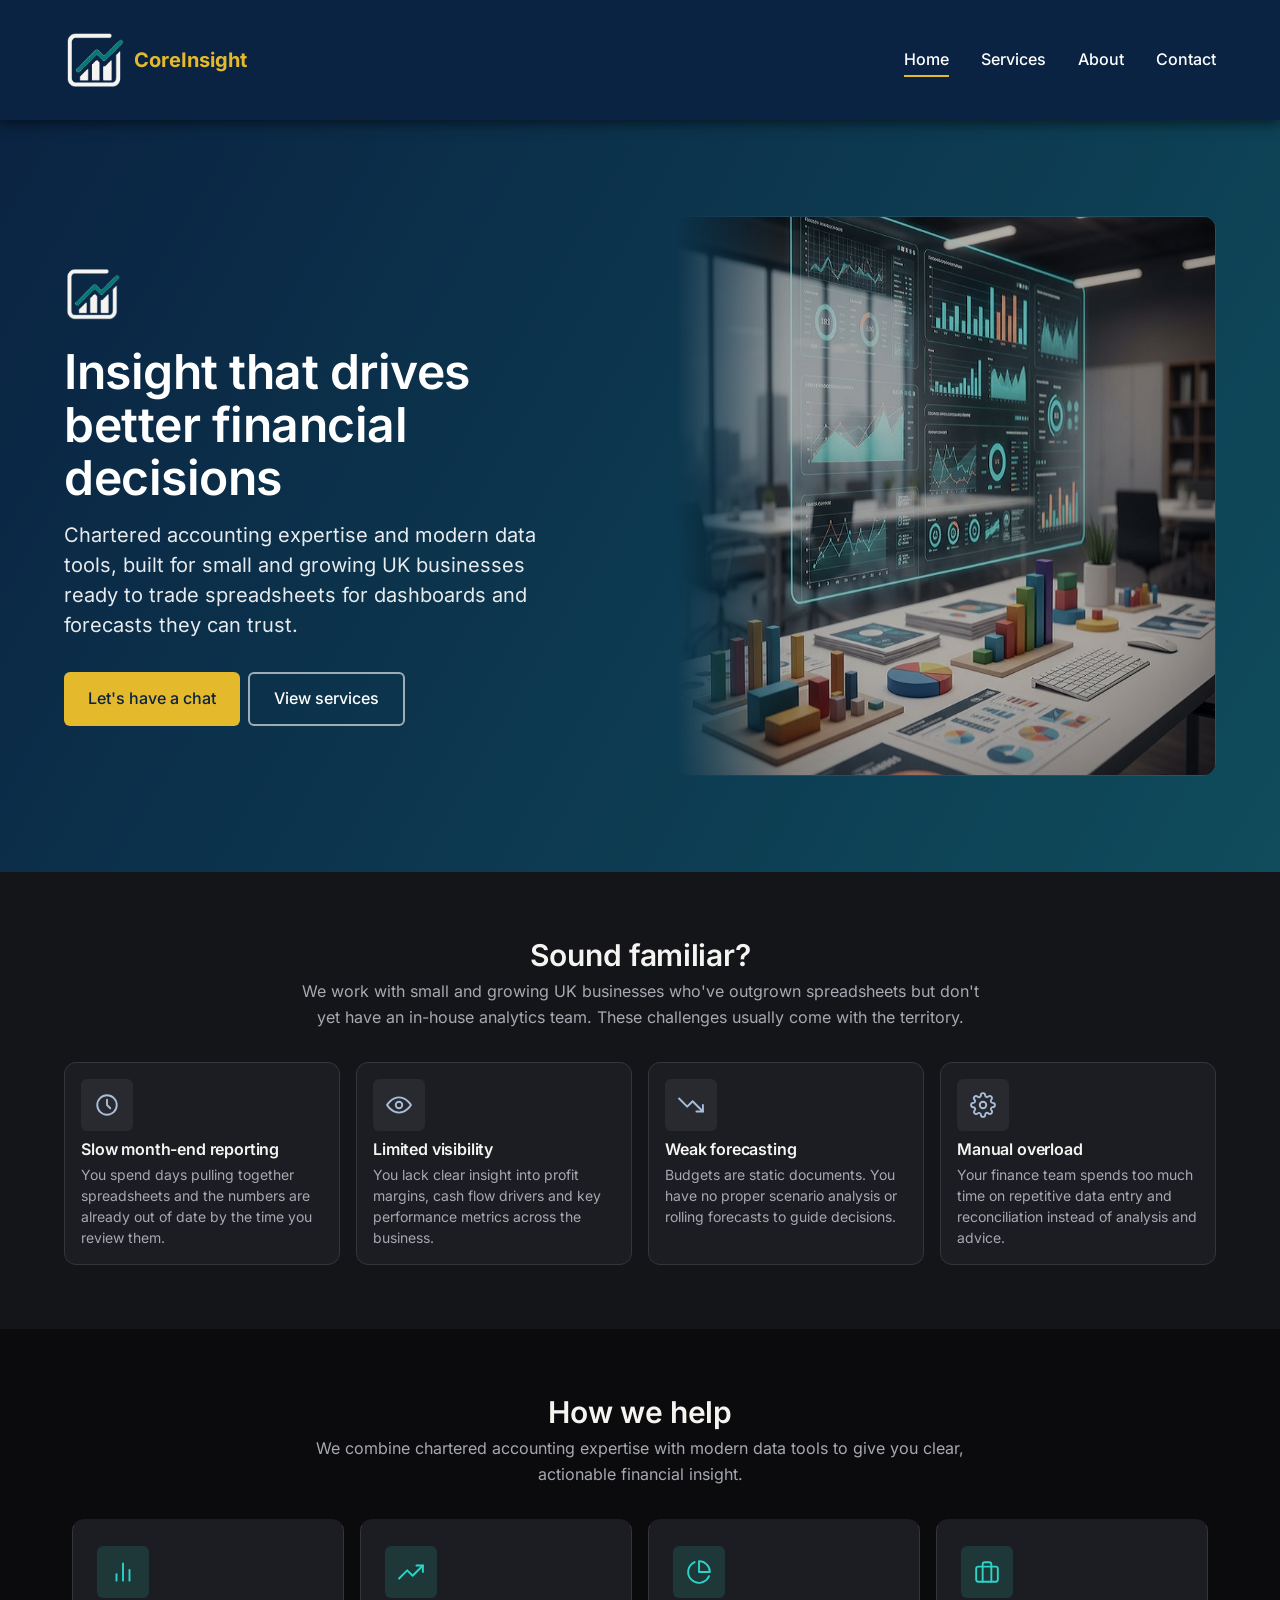
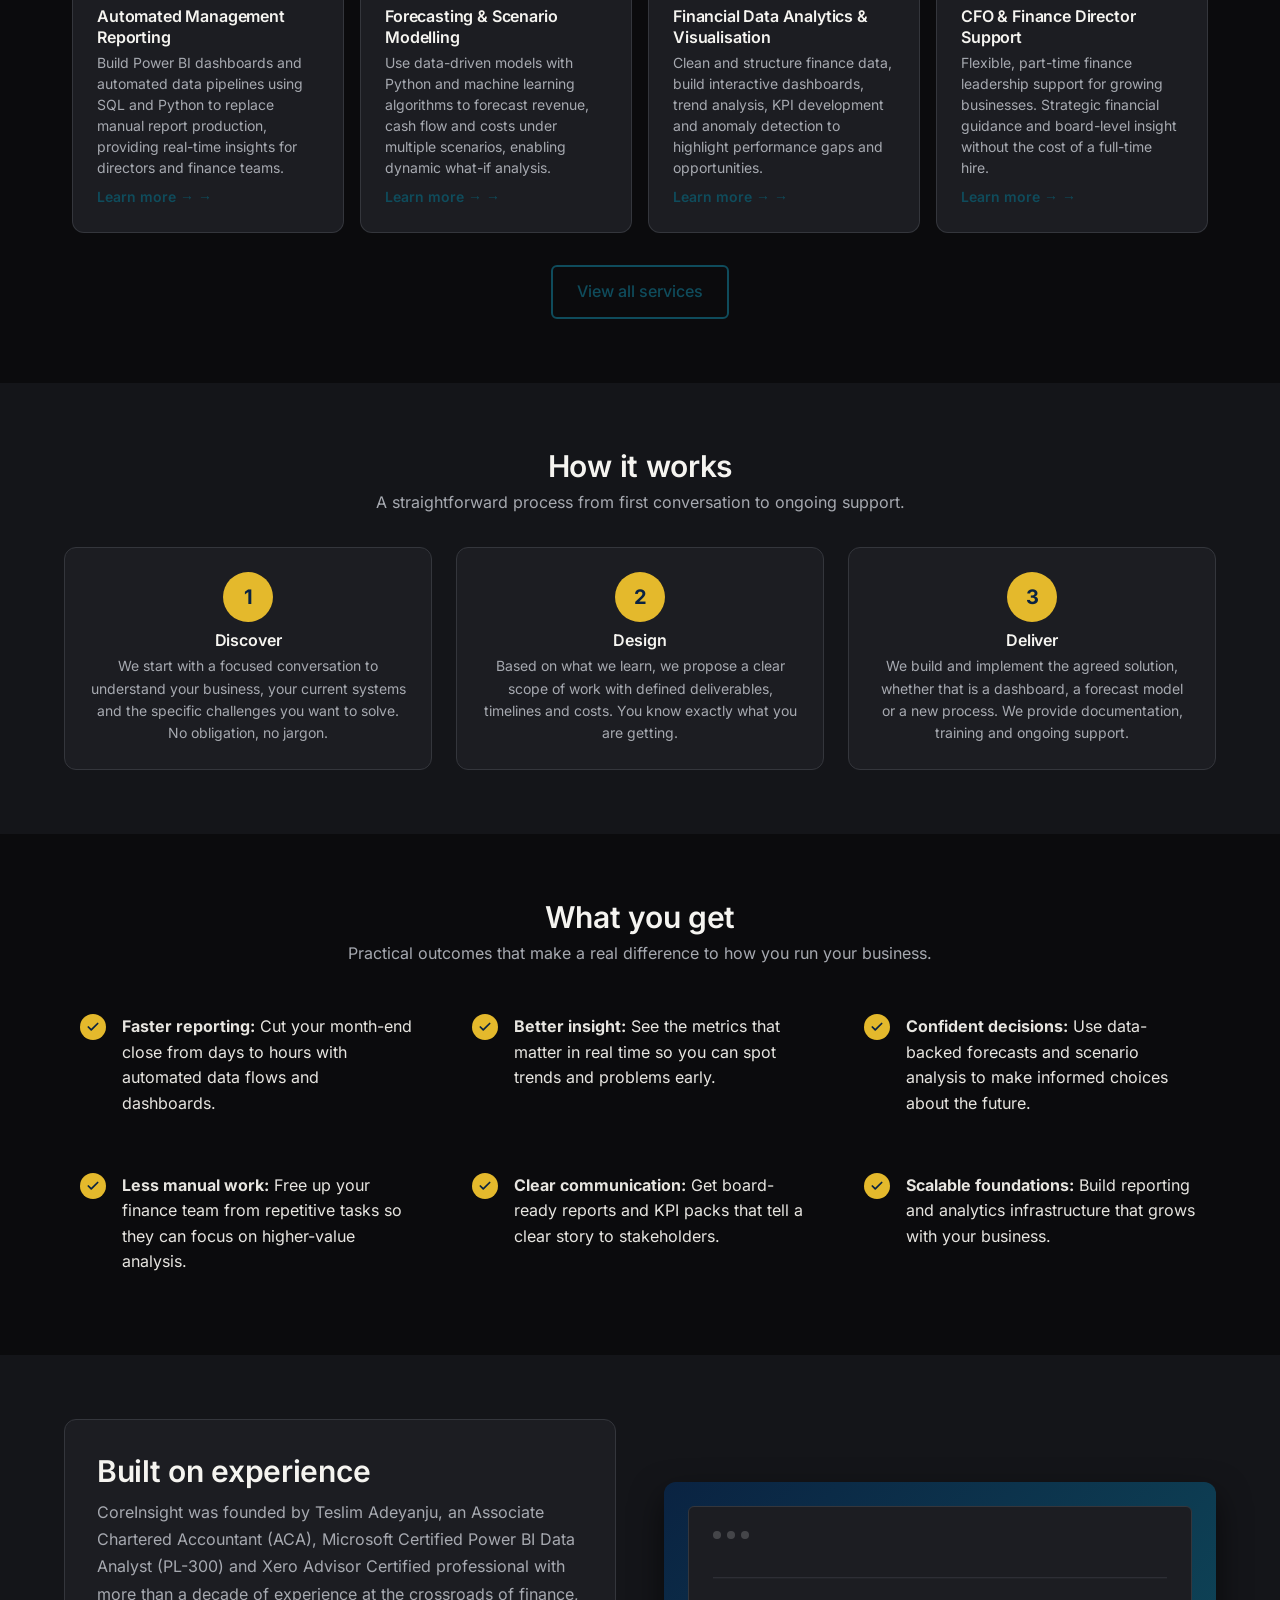
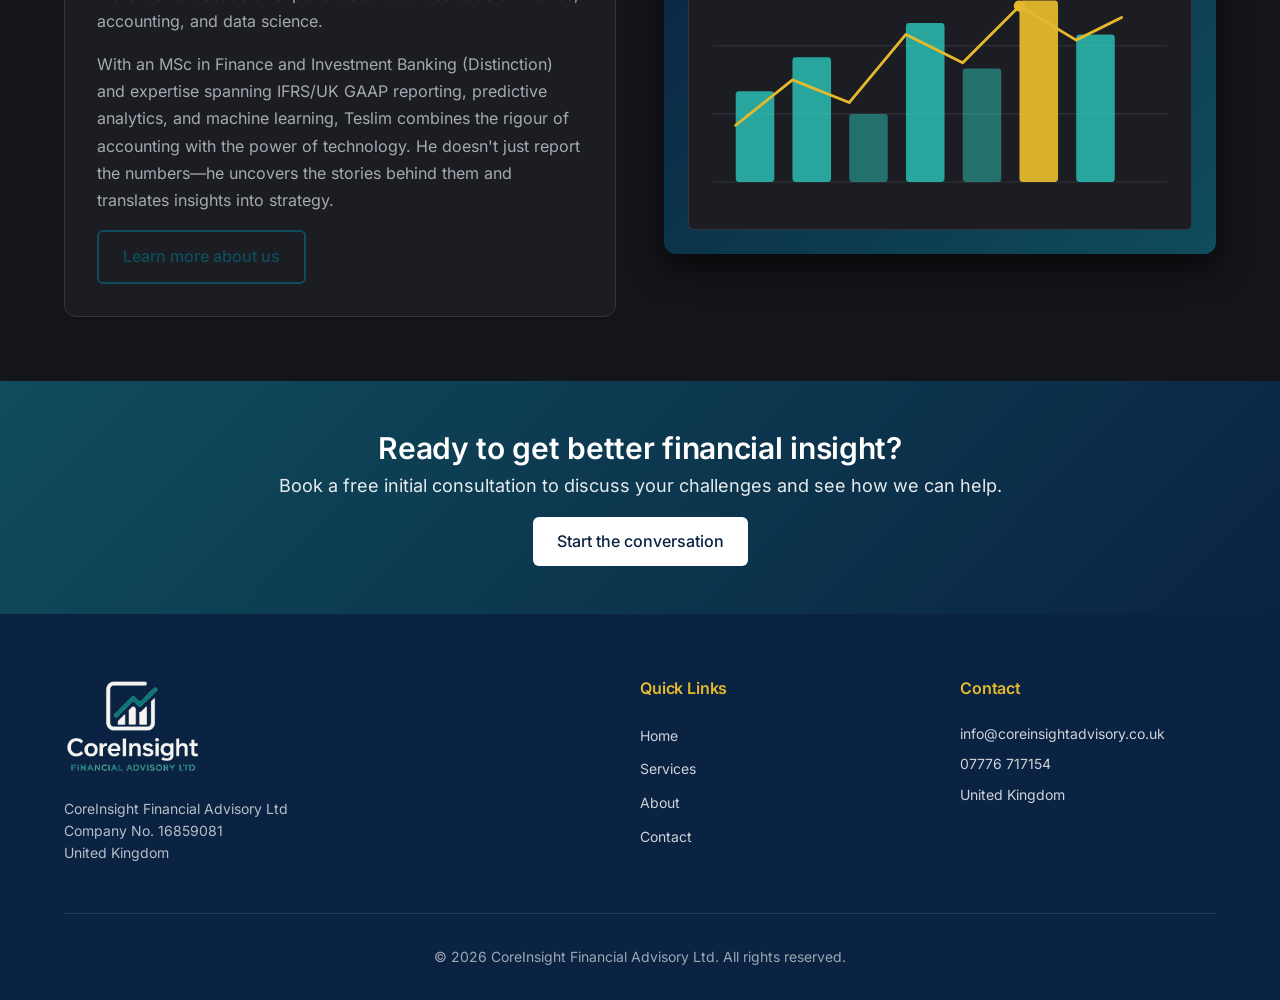
<file: index.html>
<!DOCTYPE html>
<html lang="en">
<head>
    <meta charset="UTF-8">
    <meta name="viewport" content="width=device-width, initial-scale=1.0">
    <meta name="description" content="CoreInsight Financial Advisory Ltd helps UK businesses turn financial data into clear decisions using modern analytics, automated reporting and practical finance expertise.">
    <meta name="keywords" content="financial advisory, data analytics, Power BI, financial reporting, UK business, forecasting, management reporting">
    <title>CoreInsight Financial Advisory Ltd | Data-Driven Financial Insight</title>
    <link rel="canonical" href="https://coreinsightadvisory.co.uk/">

    <!-- Open Graph / Social Media -->
    <meta property="og:type" content="website">
    <meta property="og:url" content="https://coreinsightadvisory.co.uk/">
    <meta property="og:title" content="CoreInsight Financial Advisory Ltd | Data-Driven Financial Insight">
    <meta property="og:description" content="CoreInsight Financial Advisory Ltd helps UK businesses turn financial data into clear decisions using modern analytics, automated reporting and practical finance expertise.">
    <meta property="og:image" content="https://coreinsightadvisory.co.uk/assets/images/og-image.png">
    <meta property="og:image:width" content="1200">
    <meta property="og:image:height" content="630">
    <meta property="og:site_name" content="CoreInsight Financial Advisory Ltd">
    <meta name="twitter:card" content="summary_large_image">
    <meta name="twitter:title" content="CoreInsight Financial Advisory Ltd | Data-Driven Financial Insight">
    <meta name="twitter:description" content="CoreInsight Financial Advisory Ltd helps UK businesses turn financial data into clear decisions using modern analytics, automated reporting and practical finance expertise.">
    <meta name="twitter:image" content="https://coreinsightadvisory.co.uk/assets/images/og-image.png">

    <!-- Stylesheet -->
    <link rel="stylesheet" href="assets/style.css">
    
    <!-- Favicon -->
    <link rel="icon" href="assets/images/logo-icon.png" type="image/png">

    <!-- Structured Data -->
    <script type="application/ld+json">
    {
        "@context": "https://schema.org",
        "@type": "ProfessionalService",
        "name": "CoreInsight Financial Advisory Ltd",
        "url": "https://coreinsightadvisory.co.uk/",
        "logo": "https://coreinsightadvisory.co.uk/assets/images/logo-full.png",
        "image": "https://coreinsightadvisory.co.uk/assets/images/og-image.png",
        "description": "CoreInsight Financial Advisory Ltd helps UK businesses turn financial data into clear decisions using modern analytics, automated reporting and practical finance expertise.",
        "email": "info@coreinsightadvisory.co.uk",
        "telephone": "+447776717154",
        "areaServed": "GB",
        "address": {
            "@type": "PostalAddress",
            "addressCountry": "GB"
        },
        "founder": {
            "@type": "Person",
            "name": "Teslim Adeyanju"
        }
    }
    </script>
</head>
<body>
    <!-- Skip Link for Accessibility -->
    <a href="#main-content" class="skip-link">Skip to main content</a>

    <!-- Header and Navigation -->
    <header class="site-header">
        <div class="container header-inner">
            <a href="index.html" class="logo"><img src="assets/images/logo-icon.png" alt="CoreInsight Financial Advisory Ltd" class="logo-img"><span class="logo-text">Core<span>Insight</span></span></a>
            
            <nav class="main-nav" aria-label="Main navigation">
                <button class="menu-toggle" aria-expanded="false" aria-controls="nav-menu" aria-label="Toggle navigation menu">
                    <span></span>
                    <span></span>
                    <span></span>
                </button>
                
                <ul id="nav-menu" class="nav-menu">
                    <li><a href="index.html" class="active">Home</a></li>
                    <li><a href="services.html">Services</a></li>
                    <li><a href="about.html">About</a></li>
                    <li><a href="contact.html">Contact</a></li>
                </ul>
            </nav>
        </div>
    </header>

    <main id="main-content">
        <!-- Hero Section -->
        <section class="hero">
            <div class="container hero-inner">
                <div class="hero-content">
                    <img src="assets/images/logo-icon.png" alt="" aria-hidden="true" class="hero-logo">
                    <h1>Insight that drives better financial decisions</h1>
                    <p class="tagline">Chartered accounting expertise and modern data tools, built for small and growing UK businesses ready to trade spreadsheets for dashboards and forecasts they can trust.</p>
                    <div class="hero-buttons">
                        <a href="contact.html" class="btn btn-primary">Let's have a chat</a>
                        <a href="services.html" class="btn btn-secondary">View services</a>
                    </div>
                </div>
                <div class="hero-image">
                    <img src="assets/images/logo3-background.jpg" alt="Illustration of financial analytics dashboards and data visualisations">
                </div>
            </div>
        </section>

        <!-- Problems and Pain Points Section -->
        <section class="section-light">
            <div class="container">
                <div class="section-header">
                    <h2>Sound familiar?</h2>
                    <p>We work with small and growing UK businesses who've outgrown spreadsheets but don't yet have an in-house analytics team. These challenges usually come with the territory.</p>
                </div>
                
                <div class="problems-grid">
                    <div class="problem-card">
                        <span class="icon-badge icon-badge--problem" aria-hidden="true">
                            <svg viewBox="0 0 24 24" fill="none" stroke="currentColor" stroke-width="1.75" stroke-linecap="round" stroke-linejoin="round"><circle cx="12" cy="12" r="9"/><path d="M12 7v5l3 3"/></svg>
                        </span>
                        <h3>Slow month-end reporting</h3>
                        <p>You spend days pulling together spreadsheets and the numbers are already out of date by the time you review them.</p>
                    </div>

                    <div class="problem-card">
                        <span class="icon-badge icon-badge--problem" aria-hidden="true">
                            <svg viewBox="0 0 24 24" fill="none" stroke="currentColor" stroke-width="1.75" stroke-linecap="round" stroke-linejoin="round"><path d="M1 12s4-7 11-7 11 7 11 7-4 7-11 7-11-7-11-7z"/><circle cx="12" cy="12" r="3"/></svg>
                        </span>
                        <h3>Limited visibility</h3>
                        <p>You lack clear insight into profit margins, cash flow drivers and key performance metrics across the business.</p>
                    </div>

                    <div class="problem-card">
                        <span class="icon-badge icon-badge--problem" aria-hidden="true">
                            <svg viewBox="0 0 24 24" fill="none" stroke="currentColor" stroke-width="1.75" stroke-linecap="round" stroke-linejoin="round"><polyline points="23 18 13.5 8.5 8.5 13.5 1 6"/><polyline points="17 18 23 18 23 12"/></svg>
                        </span>
                        <h3>Weak forecasting</h3>
                        <p>Budgets are static documents. You have no proper scenario analysis or rolling forecasts to guide decisions.</p>
                    </div>

                    <div class="problem-card">
                        <span class="icon-badge icon-badge--problem" aria-hidden="true">
                            <svg viewBox="0 0 24 24" fill="none" stroke="currentColor" stroke-width="1.75" stroke-linecap="round" stroke-linejoin="round"><circle cx="12" cy="12" r="3"/><path d="M19.4 15a1.65 1.65 0 0 0 .33 1.82l.06.06a2 2 0 1 1-2.83 2.83l-.06-.06a1.65 1.65 0 0 0-1.82-.33 1.65 1.65 0 0 0-1 1.51V21a2 2 0 0 1-4 0v-.09A1.65 1.65 0 0 0 9 19.4a1.65 1.65 0 0 0-1.82.33l-.06.06a2 2 0 1 1-2.83-2.83l.06-.06a1.65 1.65 0 0 0 .33-1.82 1.65 1.65 0 0 0-1.51-1H3a2 2 0 0 1 0-4h.09A1.65 1.65 0 0 0 4.6 9a1.65 1.65 0 0 0-.33-1.82l-.06-.06a2 2 0 1 1 2.83-2.83l.06.06a1.65 1.65 0 0 0 1.82.33H9a1.65 1.65 0 0 0 1-1.51V3a2 2 0 0 1 4 0v.09a1.65 1.65 0 0 0 1 1.51 1.65 1.65 0 0 0 1.82-.33l.06-.06a2 2 0 1 1 2.83 2.83l-.06.06a1.65 1.65 0 0 0-.33 1.82V9a1.65 1.65 0 0 0 1.51 1H21a2 2 0 0 1 0 4h-.09a1.65 1.65 0 0 0-1.51 1z"/></svg>
                        </span>
                        <h3>Manual overload</h3>
                        <p>Your finance team spends too much time on repetitive data entry and reconciliation instead of analysis and advice.</p>
                    </div>
                </div>
            </div>
        </section>

        <!-- Services Overview Section -->
        <section>
            <div class="container">
                <div class="section-header">
                    <h2>How we help</h2>
                    <p>We combine chartered accounting expertise with modern data tools to give you clear, actionable financial insight.</p>
                </div>
                
                <div class="services-grid">
                    <div class="service-card">
                        <span class="icon-badge icon-badge--service" aria-hidden="true">
                            <svg viewBox="0 0 24 24" fill="none" stroke="currentColor" stroke-width="1.75" stroke-linecap="round" stroke-linejoin="round"><line x1="18" y1="20" x2="18" y2="10"/><line x1="12" y1="20" x2="12" y2="4"/><line x1="6" y1="20" x2="6" y2="14"/></svg>
                        </span>
                        <h3>Automated Management Reporting</h3>
                        <p>Build Power BI dashboards and automated data pipelines using SQL and Python to replace manual report production, providing real-time insights for directors and finance teams.</p>
                        <a href="services.html#reporting" class="service-link">Learn more →</a>
                    </div>
                    
                    <div class="service-card">
                        <span class="icon-badge icon-badge--service" aria-hidden="true">
                            <svg viewBox="0 0 24 24" fill="none" stroke="currentColor" stroke-width="1.75" stroke-linecap="round" stroke-linejoin="round"><polyline points="23 6 13.5 15.5 8.5 10.5 1 18"/><polyline points="17 6 23 6 23 12"/></svg>
                        </span>
                        <h3>Forecasting & Scenario Modelling</h3>
                        <p>Use data-driven models with Python and machine learning algorithms to forecast revenue, cash flow and costs under multiple scenarios, enabling dynamic what-if analysis.</p>
                        <a href="services.html#forecasting" class="service-link">Learn more →</a>
                    </div>
                    
                    <div class="service-card">
                        <span class="icon-badge icon-badge--service" aria-hidden="true">
                            <svg viewBox="0 0 24 24" fill="none" stroke="currentColor" stroke-width="1.75" stroke-linecap="round" stroke-linejoin="round"><path d="M21.21 15.89A10 10 0 1 1 8 2.83"/><path d="M22 12A10 10 0 0 0 12 2v10z"/></svg>
                        </span>
                        <h3>Financial Data Analytics & Visualisation</h3>
                        <p>Clean and structure finance data, build interactive dashboards, trend analysis, KPI development and anomaly detection to highlight performance gaps and opportunities.</p>
                        <a href="services.html#analytics" class="service-link">Learn more →</a>
                    </div>
                    
                    <div class="service-card">
                        <span class="icon-badge icon-badge--service" aria-hidden="true">
                            <svg viewBox="0 0 24 24" fill="none" stroke="currentColor" stroke-width="1.75" stroke-linecap="round" stroke-linejoin="round"><rect x="2" y="7" width="20" height="14" rx="2"/><path d="M16 21V5a2 2 0 0 0-2-2h-4a2 2 0 0 0-2 2v16"/></svg>
                        </span>
                        <h3>CFO & Finance Director Support</h3>
                        <p>Flexible, part-time finance leadership support for growing businesses. Strategic financial guidance and board-level insight without the cost of a full-time hire.</p>
                        <a href="services.html#cfo-support" class="service-link">Learn more →</a>
                    </div>
                </div>

                <div class="text-center mt-xl">
                    <a href="services.html" class="btn btn-secondary">View all services</a>
                </div>
            </div>
        </section>

        <!-- How It Works Section -->
        <section class="section-light">
            <div class="container">
                <div class="section-header">
                    <h2>How it works</h2>
                    <p>A straightforward process from first conversation to ongoing support.</p>
                </div>
                
                <div class="process-steps">
                    <div class="process-step">
                        <span class="step-number">1</span>
                        <h3>Discover</h3>
                        <p>We start with a focused conversation to understand your business, your current systems and the specific challenges you want to solve. No obligation, no jargon.</p>
                    </div>
                    
                    <div class="process-step">
                        <span class="step-number">2</span>
                        <h3>Design</h3>
                        <p>Based on what we learn, we propose a clear scope of work with defined deliverables, timelines and costs. You know exactly what you are getting.</p>
                    </div>
                    
                    <div class="process-step">
                        <span class="step-number">3</span>
                        <h3>Deliver</h3>
                        <p>We build and implement the agreed solution, whether that is a dashboard, a forecast model or a new process. We provide documentation, training and ongoing support.</p>
                    </div>
                </div>
            </div>
        </section>

        <!-- Results and Benefits Section -->
        <section>
            <div class="container">
                <div class="section-header">
                    <h2>What you get</h2>
                    <p>Practical outcomes that make a real difference to how you run your business.</p>
                </div>
                
                <div class="benefits-list">
                    <div class="benefit-item">
                        <span class="benefit-icon" aria-hidden="true">
                            <svg viewBox="0 0 24 24" fill="none" stroke="currentColor" stroke-width="3" stroke-linecap="round" stroke-linejoin="round"><polyline points="20 6 9 17 4 12"/></svg>
                        </span>
                        <p><strong>Faster reporting:</strong> Cut your month-end close from days to hours with automated data flows and dashboards.</p>
                    </div>
                    
                    <div class="benefit-item">
                        <span class="benefit-icon" aria-hidden="true">
                            <svg viewBox="0 0 24 24" fill="none" stroke="currentColor" stroke-width="3" stroke-linecap="round" stroke-linejoin="round"><polyline points="20 6 9 17 4 12"/></svg>
                        </span>
                        <p><strong>Better insight:</strong> See the metrics that matter in real time so you can spot trends and problems early.</p>
                    </div>
                    
                    <div class="benefit-item">
                        <span class="benefit-icon" aria-hidden="true">
                            <svg viewBox="0 0 24 24" fill="none" stroke="currentColor" stroke-width="3" stroke-linecap="round" stroke-linejoin="round"><polyline points="20 6 9 17 4 12"/></svg>
                        </span>
                        <p><strong>Confident decisions:</strong> Use data-backed forecasts and scenario analysis to make informed choices about the future.</p>
                    </div>
                    
                    <div class="benefit-item">
                        <span class="benefit-icon" aria-hidden="true">
                            <svg viewBox="0 0 24 24" fill="none" stroke="currentColor" stroke-width="3" stroke-linecap="round" stroke-linejoin="round"><polyline points="20 6 9 17 4 12"/></svg>
                        </span>
                        <p><strong>Less manual work:</strong> Free up your finance team from repetitive tasks so they can focus on higher-value analysis.</p>
                    </div>
                    
                    <div class="benefit-item">
                        <span class="benefit-icon" aria-hidden="true">
                            <svg viewBox="0 0 24 24" fill="none" stroke="currentColor" stroke-width="3" stroke-linecap="round" stroke-linejoin="round"><polyline points="20 6 9 17 4 12"/></svg>
                        </span>
                        <p><strong>Clear communication:</strong> Get board-ready reports and KPI packs that tell a clear story to stakeholders.</p>
                    </div>
                    
                    <div class="benefit-item">
                        <span class="benefit-icon" aria-hidden="true">
                            <svg viewBox="0 0 24 24" fill="none" stroke="currentColor" stroke-width="3" stroke-linecap="round" stroke-linejoin="round"><polyline points="20 6 9 17 4 12"/></svg>
                        </span>
                        <p><strong>Scalable foundations:</strong> Build reporting and analytics infrastructure that grows with your business.</p>
                    </div>
                </div>
            </div>
        </section>

        <!-- About Preview Section -->
        <section class="section-light">
            <div class="container">
                <div class="about-preview">
                    <div class="about-preview-content">
                        <h2>Built on experience</h2>
                        <p>CoreInsight was founded by Teslim Adeyanju, an Associate Chartered Accountant (ACA), Microsoft Certified Power BI Data Analyst (PL-300) and Xero Advisor Certified professional with more than a decade of experience at the crossroads of finance, accounting, and data science.</p>
                        <p>With an MSc in Finance and Investment Banking (Distinction) and expertise spanning IFRS/UK GAAP reporting, predictive analytics, and machine learning, Teslim combines the rigour of accounting with the power of technology. He doesn't just report the numbers—he uncovers the stories behind them and translates insights into strategy.</p>
                        <a href="about.html" class="btn btn-secondary">Learn more about us</a>
                    </div>
                    <div class="about-preview-image">
                        <div class="about-visual">
                            <div class="about-visual-window">
                                <div class="about-visual-dots">
                                    <span></span><span></span><span></span>
                                </div>
                                <svg class="about-visual-chart" viewBox="0 0 400 220" role="img" aria-label="Illustration of a financial analytics dashboard with a bar chart and trend line">
                                    <line x1="0" y1="20" x2="400" y2="20" stroke="#33353B" stroke-width="1"/>
                                    <line x1="0" y1="80" x2="400" y2="80" stroke="#33353B" stroke-width="1"/>
                                    <line x1="0" y1="140" x2="400" y2="140" stroke="#33353B" stroke-width="1"/>
                                    <line x1="0" y1="200" x2="400" y2="200" stroke="#33353B" stroke-width="1"/>

                                    <rect x="20"  y="120" width="34" height="80" rx="3" fill="#2DD4C7" opacity="0.75"/>
                                    <rect x="70"  y="90"  width="34" height="110" rx="3" fill="#2DD4C7" opacity="0.75"/>
                                    <rect x="120" y="140" width="34" height="60" rx="3" fill="#2DD4C7" opacity="0.45"/>
                                    <rect x="170" y="60"  width="34" height="140" rx="3" fill="#2DD4C7" opacity="0.75"/>
                                    <rect x="220" y="100" width="34" height="100" rx="3" fill="#2DD4C7" opacity="0.45"/>
                                    <rect x="270" y="40"  width="34" height="160" rx="3" fill="#E4B92C" opacity="0.95"/>
                                    <rect x="320" y="70"  width="34" height="130" rx="3" fill="#2DD4C7" opacity="0.75"/>

                                    <polyline points="20,150 70,110 120,130 170,70 220,95 270,45 320,75 360,55" fill="none" stroke="#E4B92C" stroke-width="2.5" stroke-linecap="round" stroke-linejoin="round"/>
                                    <circle cx="270" cy="45" r="5" fill="#E4B92C"/>
                                </svg>
                            </div>
                        </div>
                    </div>
                </div>
            </div>
        </section>

        <!-- Call to Action Section -->
        <section class="cta-band">
            <div class="container">
                <h2>Ready to get better financial insight?</h2>
                <p>Book a free initial consultation to discuss your challenges and see how we can help.</p>
                <a href="contact.html" class="btn btn-white">Start the conversation</a>
            </div>
        </section>
    </main>

    <!-- Footer -->
    <footer class="site-footer">
        <div class="container">
            <div class="footer-content">
                <div class="footer-about">
                    <a href="index.html" class="logo"><img src="assets/images/logo-full.png" alt="CoreInsight" class="footer-logo-img"></a>
                    <p>CoreInsight Financial Advisory Ltd<br>
                    Company No. 16859081<br>
                    United Kingdom</p>
                </div>
                
                <div class="footer-links">
                    <h4>Quick Links</h4>
                    <ul>
                        <li><a href="index.html">Home</a></li>
                        <li><a href="services.html">Services</a></li>
                        <li><a href="about.html">About</a></li>
                        <li><a href="contact.html">Contact</a></li>
                    </ul>
                </div>
                
                <div class="footer-contact">
                    <h4>Contact</h4>
                    <p><a href="mailto:info@coreinsightadvisory.co.uk">info@coreinsightadvisory.co.uk</a></p>
                    <p><a href="tel:+447776717154">07776 717154</a></p>
                    <p>United Kingdom</p>
                </div>
            </div>
            
            <div class="footer-bottom">
                <p>&copy; 2026 CoreInsight Financial Advisory Ltd. All rights reserved.</p>
            </div>
        </div>
    </footer>

    <!-- JavaScript -->
    <script src="assets/main.js"></script>
</body>
</html>
</file>
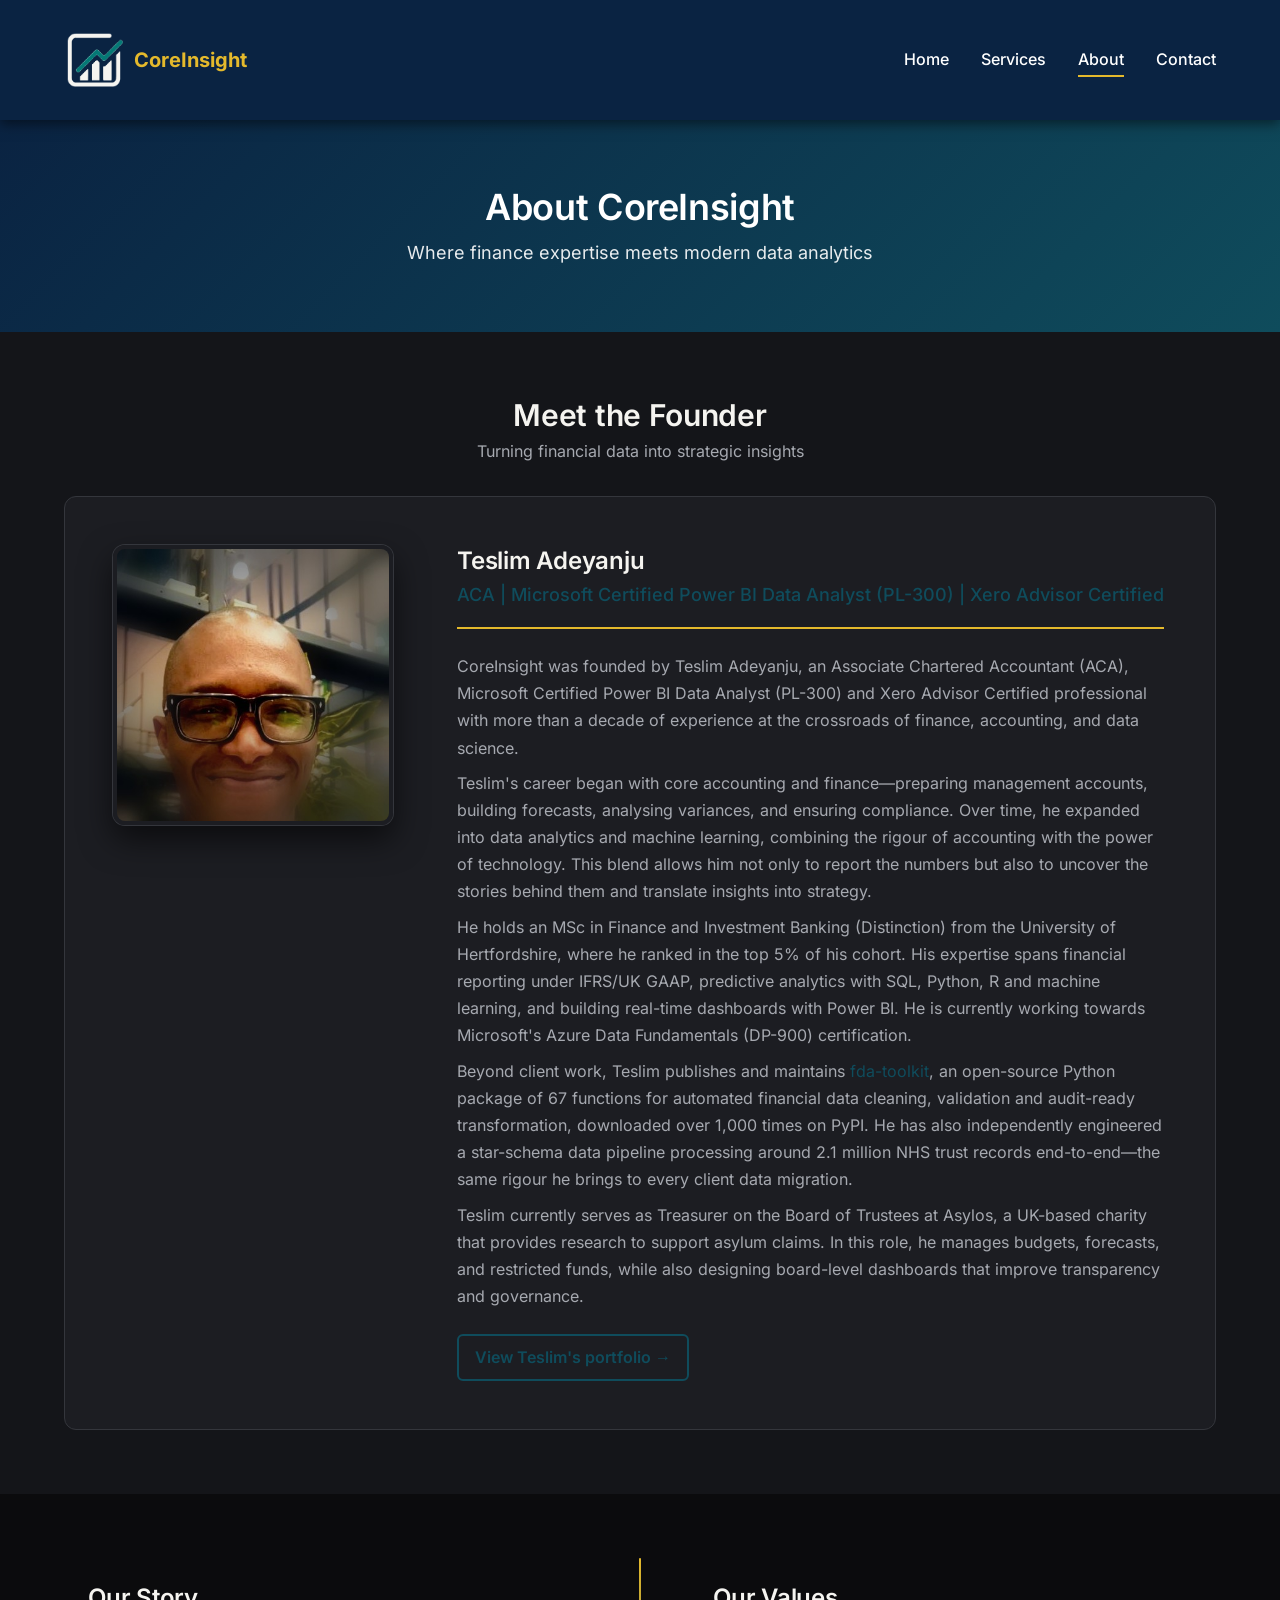
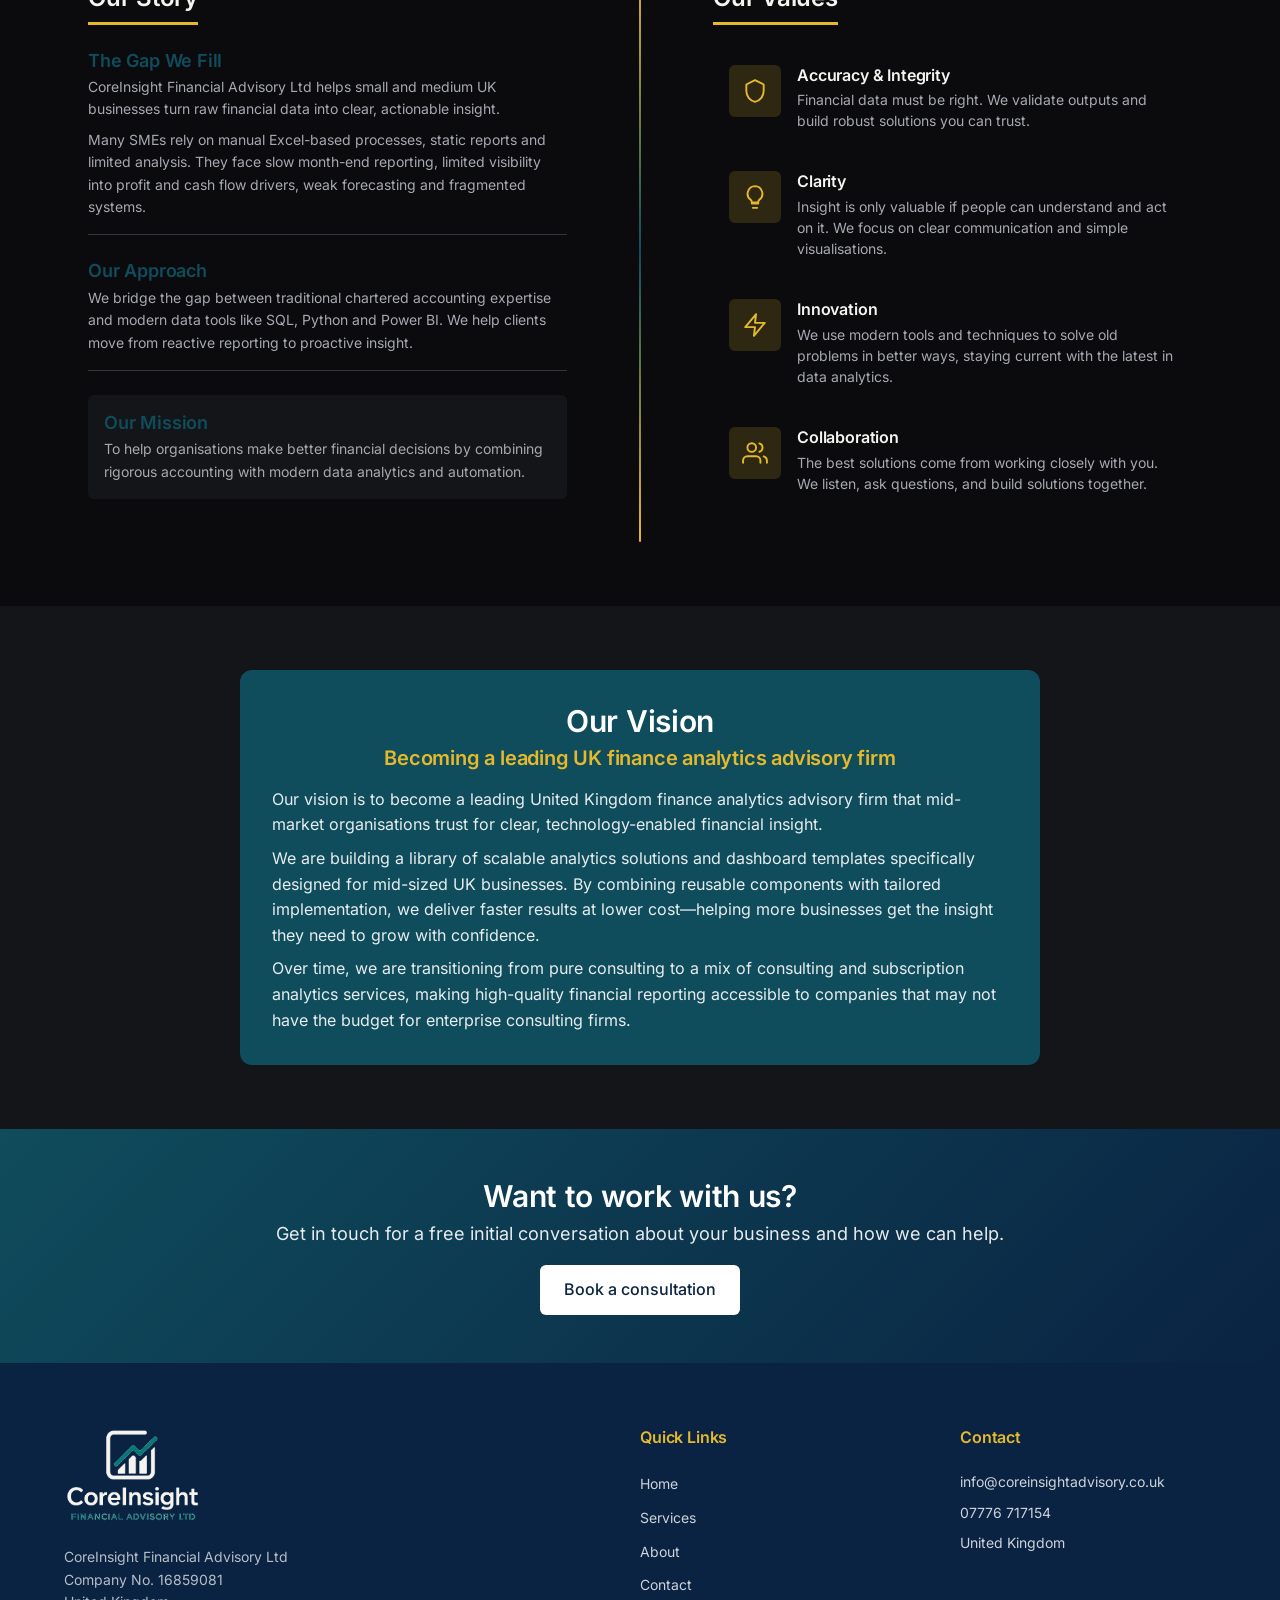
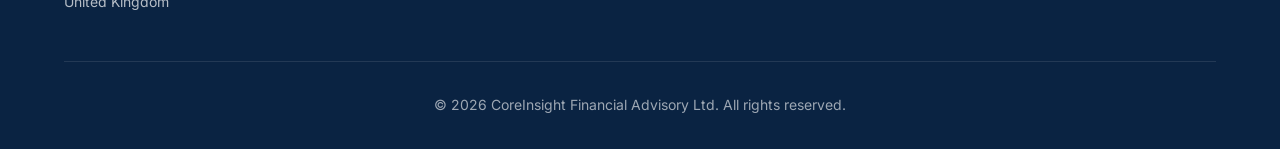
<file: about.html>
<!DOCTYPE html>
<html lang="en">
<head>
    <meta charset="UTF-8">
    <meta name="viewport" content="width=device-width, initial-scale=1.0">
    <meta name="description" content="About CoreInsight Financial Advisory Ltd - founded by Teslim Adeyanju, a chartered accountant with 10+ years experience combining finance expertise with modern data analytics tools.">
    <meta name="keywords" content="about CoreInsight, Teslim Adeyanju, chartered accountant, finance analyst, Power BI, UK financial advisory, data analytics">
    <title>About Us | CoreInsight Financial Advisory Ltd</title>
    <link rel="canonical" href="https://coreinsightadvisory.co.uk/about.html">

    <!-- Open Graph / Social Media -->
    <meta property="og:type" content="website">
    <meta property="og:url" content="https://coreinsightadvisory.co.uk/about.html">
    <meta property="og:title" content="About Us | CoreInsight Financial Advisory Ltd">
    <meta property="og:description" content="About CoreInsight Financial Advisory Ltd - founded by Teslim Adeyanju, a chartered accountant with 10+ years experience combining finance expertise with modern data analytics tools.">
    <meta property="og:image" content="https://coreinsightadvisory.co.uk/assets/images/og-image.png">
    <meta property="og:image:width" content="1200">
    <meta property="og:image:height" content="630">
    <meta property="og:site_name" content="CoreInsight Financial Advisory Ltd">
    <meta name="twitter:card" content="summary_large_image">
    <meta name="twitter:title" content="About Us | CoreInsight Financial Advisory Ltd">
    <meta name="twitter:description" content="About CoreInsight Financial Advisory Ltd - founded by Teslim Adeyanju, a chartered accountant with 10+ years experience combining finance expertise with modern data analytics tools.">
    <meta name="twitter:image" content="https://coreinsightadvisory.co.uk/assets/images/og-image.png">

    <!-- Stylesheet -->
    <link rel="stylesheet" href="assets/style.css">
    
    <!-- Favicon -->
    <link rel="icon" href="assets/images/logo-icon.png" type="image/png">

    <!-- Structured Data -->
    <script type="application/ld+json">
    {
        "@context": "https://schema.org",
        "@type": "Person",
        "name": "Teslim Adeyanju",
        "jobTitle": "Founder, Chartered Accountant (ACA)",
        "worksFor": {
            "@type": "Organization",
            "name": "CoreInsight Financial Advisory Ltd",
            "url": "https://coreinsightadvisory.co.uk/"
        },
        "url": "https://coreinsightadvisory.co.uk/about.html",
        "image": "https://coreinsightadvisory.co.uk/assets/images/teslim-adeyanju-founder.jpg",
        "sameAs": [
            "https://adeyanjuteslim.co.uk",
            "https://www.linkedin.com/in/adeyanjuteslimuthman",
            "https://github.com/TeslimAdeyanju",
            "https://pypi.org/project/fda-toolkit/"
        ],
        "alumniOf": {
            "@type": "CollegeOrUniversity",
            "name": "University of Hertfordshire"
        },
        "hasCredential": [
            {
                "@type": "EducationalOccupationalCredential",
                "credentialCategory": "certification",
                "name": "Microsoft Certified: Power BI Data Analyst Associate (PL-300)"
            },
            {
                "@type": "EducationalOccupationalCredential",
                "credentialCategory": "certification",
                "name": "Associate Chartered Accountant (ACA)"
            }
        ]
    }
    </script>
</head>
<body>
    <!-- Skip Link for Accessibility -->
    <a href="#main-content" class="skip-link">Skip to main content</a>

    <!-- Header and Navigation -->
    <header class="site-header">
        <div class="container header-inner">
            <a href="index.html" class="logo"><img src="assets/images/logo-icon.png" alt="CoreInsight Financial Advisory Ltd" class="logo-img"><span class="logo-text">Core<span>Insight</span></span></a>
            
            <nav class="main-nav" aria-label="Main navigation">
                <button class="menu-toggle" aria-expanded="false" aria-controls="nav-menu" aria-label="Toggle navigation menu">
                    <span></span>
                    <span></span>
                    <span></span>
                </button>
                
                <ul id="nav-menu" class="nav-menu">
                    <li><a href="index.html">Home</a></li>
                    <li><a href="services.html">Services</a></li>
                    <li><a href="about.html" class="active">About</a></li>
                    <li><a href="contact.html">Contact</a></li>
                </ul>
            </nav>
        </div>
    </header>

    <main id="main-content">
        <!-- Page Header -->
        <section class="page-header">
            <div class="container">
                <h1>About CoreInsight</h1>
                <p>Where finance expertise meets modern data analytics</p>
            </div>
        </section>

        <!-- Founder Section - Lead with the person -->
        <section class="section-light">
            <div class="container">
                <div class="section-header">
                    <h2>Meet the Founder</h2>
                    <p>Turning financial data into strategic insights</p>
                </div>
                <div class="founder-section">
                    <div class="founder-image">
                        <img src="assets/images/teslim-adeyanju-founder.jpg" alt="Teslim Adeyanju - Founder of CoreInsight Financial Advisory Ltd">
                    </div>
                    <div class="founder-content">
                        <h3>Teslim Adeyanju</h3>
                        <p class="founder-title">ACA | Microsoft Certified Power BI Data Analyst (PL-300) | Xero Advisor Certified</p>
                        <p>CoreInsight was founded by Teslim Adeyanju, an Associate Chartered Accountant (ACA), Microsoft Certified Power BI Data Analyst (PL-300) and Xero Advisor Certified professional with more than a decade of experience at the crossroads of finance, accounting, and data science.</p>

                        <p>Teslim's career began with core accounting and finance—preparing management accounts, building forecasts, analysing variances, and ensuring compliance. Over time, he expanded into data analytics and machine learning, combining the rigour of accounting with the power of technology. This blend allows him not only to report the numbers but also to uncover the stories behind them and translate insights into strategy.</p>

                        <p>He holds an MSc in Finance and Investment Banking (Distinction) from the University of Hertfordshire, where he ranked in the top 5% of his cohort. His expertise spans financial reporting under IFRS/UK GAAP, predictive analytics with SQL, Python, R and machine learning, and building real-time dashboards with Power BI. He is currently working towards Microsoft's Azure Data Fundamentals (DP-900) certification.</p>

                        <p>Beyond client work, Teslim publishes and maintains <a href="https://pypi.org/project/fda-toolkit/" target="_blank" rel="noopener">fda-toolkit</a>, an open-source Python package of 67 functions for automated financial data cleaning, validation and audit-ready transformation, downloaded over 1,000 times on PyPI. He has also independently engineered a star-schema data pipeline processing around 2.1 million NHS trust records end-to-end—the same rigour he brings to every client data migration.</p>

                        <p>Teslim currently serves as Treasurer on the Board of Trustees at Asylos, a UK-based charity that provides research to support asylum claims. In this role, he manages budgets, forecasts, and restricted funds, while also designing board-level dashboards that improve transparency and governance.</p>

                        <p class="founder-link"><a href="https://adeyanjuteslim.co.uk" target="_blank" rel="noopener">View Teslim's portfolio →</a></p>
                    </div>
                </div>
            </div>
        </section>

        <!-- Our Story & Values Section - Combined -->
        <section>
            <div class="container">
                <div class="story-values-grid">
                    <!-- Left Column: Our Story -->
                    <div class="story-column">
                        <h2>Our Story</h2>
                        <div class="story-item">
                            <h3>The Gap We Fill</h3>
                            <p>CoreInsight Financial Advisory Ltd helps small and medium UK businesses turn raw financial data into clear, actionable insight.</p>
                            <p>Many SMEs rely on manual Excel-based processes, static reports and limited analysis. They face slow month-end reporting, limited visibility into profit and cash flow drivers, weak forecasting and fragmented systems.</p>
                        </div>
                        <div class="story-item">
                            <h3>Our Approach</h3>
                            <p>We bridge the gap between traditional chartered accounting expertise and modern data tools like SQL, Python and Power BI. We help clients move from reactive reporting to proactive insight.</p>
                        </div>
                        <div class="story-item mission-box">
                            <h3>Our Mission</h3>
                            <p>To help organisations make better financial decisions by combining rigorous accounting with modern data analytics and automation.</p>
                        </div>
                    </div>
                    
                    <!-- Vertical Divider -->
                    <div class="vertical-divider"></div>
                    
                    <!-- Right Column: Our Values -->
                    <div class="values-column">
                        <h2>Our Values</h2>
                        <div class="value-item">
                            <span class="icon-badge icon-badge--value" aria-hidden="true">
                                <svg viewBox="0 0 24 24" fill="none" stroke="currentColor" stroke-width="1.75" stroke-linecap="round" stroke-linejoin="round"><path d="M12 2l8 4v6c0 5-3.5 9-8 10-4.5-1-8-5-8-10V6l8-4z"/></svg>
                            </span>
                            <div>
                                <h4>Accuracy & Integrity</h4>
                                <p>Financial data must be right. We validate outputs and build robust solutions you can trust.</p>
                            </div>
                        </div>
                        <div class="value-item">
                            <span class="icon-badge icon-badge--value" aria-hidden="true">
                                <svg viewBox="0 0 24 24" fill="none" stroke="currentColor" stroke-width="1.75" stroke-linecap="round" stroke-linejoin="round"><path d="M9 18h6M10 22h4M12 2a7 7 0 0 0-4 12.6c.6.5 1 1.3 1 2.15V17h6v-.25c0-.85.4-1.65 1-2.15A7 7 0 0 0 12 2z"/></svg>
                            </span>
                            <div>
                                <h4>Clarity</h4>
                                <p>Insight is only valuable if people can understand and act on it. We focus on clear communication and simple visualisations.</p>
                            </div>
                        </div>
                        <div class="value-item">
                            <span class="icon-badge icon-badge--value" aria-hidden="true">
                                <svg viewBox="0 0 24 24" fill="none" stroke="currentColor" stroke-width="1.75" stroke-linecap="round" stroke-linejoin="round"><polygon points="13 2 3 14 12 14 11 22 21 10 12 10 13 2"/></svg>
                            </span>
                            <div>
                                <h4>Innovation</h4>
                                <p>We use modern tools and techniques to solve old problems in better ways, staying current with the latest in data analytics.</p>
                            </div>
                        </div>
                        <div class="value-item">
                            <span class="icon-badge icon-badge--value" aria-hidden="true">
                                <svg viewBox="0 0 24 24" fill="none" stroke="currentColor" stroke-width="1.75" stroke-linecap="round" stroke-linejoin="round"><path d="M17 21v-2a4 4 0 0 0-4-4H5a4 4 0 0 0-4 4v2"/><circle cx="9" cy="7" r="4"/><path d="M23 21v-2a4 4 0 0 0-3-3.87"/><path d="M16 3.13a4 4 0 0 1 0 7.75"/></svg>
                            </span>
                            <div>
                                <h4>Collaboration</h4>
                                <p>The best solutions come from working closely with you. We listen, ask questions, and build solutions together.</p>
                            </div>
                        </div>
                    </div>
                </div>
            </div>
        </section>

        <!-- Vision Section -->
        <section class="section-light">
            <div class="container">
                <div class="vision-wrapper">
                    <div class="vision-section">
                        <h2>Our Vision</h2>
                        <h3>Becoming a leading UK finance analytics advisory firm</h3>
                        <p>Our vision is to become a leading United Kingdom finance analytics advisory firm that mid-market organisations trust for clear, technology-enabled financial insight.</p>
                        <p>We are building a library of scalable analytics solutions and dashboard templates specifically designed for mid-sized UK businesses. By combining reusable components with tailored implementation, we deliver faster results at lower cost—helping more businesses get the insight they need to grow with confidence.</p>
                        <p>Over time, we are transitioning from pure consulting to a mix of consulting and subscription analytics services, making high-quality financial reporting accessible to companies that may not have the budget for enterprise consulting firms.</p>
                    </div>
                </div>
            </div>
        </section>

        <!-- Call to Action Section -->
        <section class="cta-band">
            <div class="container">
                <h2>Want to work with us?</h2>
                <p>Get in touch for a free initial conversation about your business and how we can help.</p>
                <a href="contact.html" class="btn btn-white">Book a consultation</a>
            </div>
        </section>
    </main>

    <!-- Footer -->
    <footer class="site-footer">
        <div class="container">
            <div class="footer-content">
                <div class="footer-about">
                    <a href="index.html" class="logo"><img src="assets/images/logo-full.png" alt="CoreInsight" class="footer-logo-img"></a>
                    <p>CoreInsight Financial Advisory Ltd<br>
                    Company No. 16859081<br>
                    United Kingdom</p>
                </div>
                
                <div class="footer-links">
                    <h4>Quick Links</h4>
                    <ul>
                        <li><a href="index.html">Home</a></li>
                        <li><a href="services.html">Services</a></li>
                        <li><a href="about.html">About</a></li>
                        <li><a href="contact.html">Contact</a></li>
                    </ul>
                </div>
                
                <div class="footer-contact">
                    <h4>Contact</h4>
                    <p><a href="mailto:info@coreinsightadvisory.co.uk">info@coreinsightadvisory.co.uk</a></p>
                    <p><a href="tel:+447776717154">07776 717154</a></p>
                    <p>United Kingdom</p>
                </div>
            </div>
            
            <div class="footer-bottom">
                <p>&copy; 2026 CoreInsight Financial Advisory Ltd. All rights reserved.</p>
            </div>
        </div>
    </footer>

    <!-- JavaScript -->
    <script src="assets/main.js"></script>
</body>
</html>
</file>
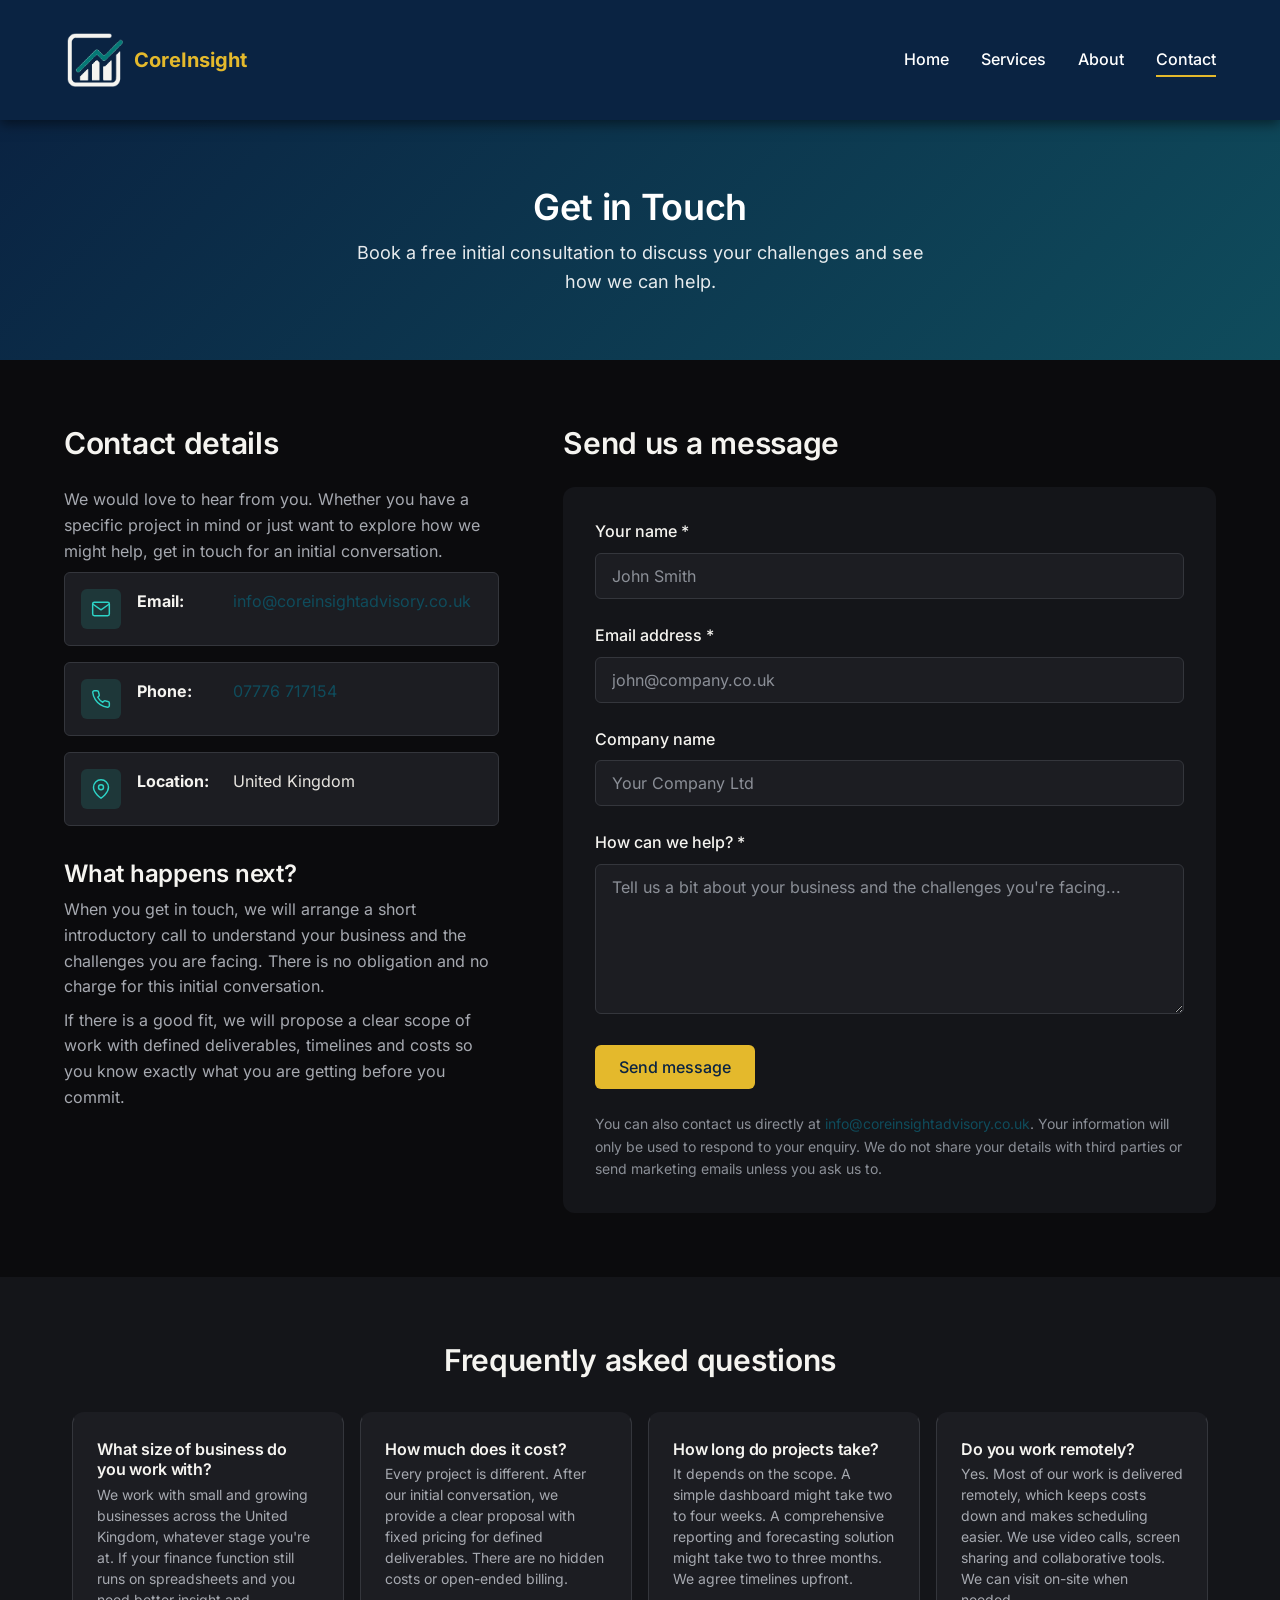
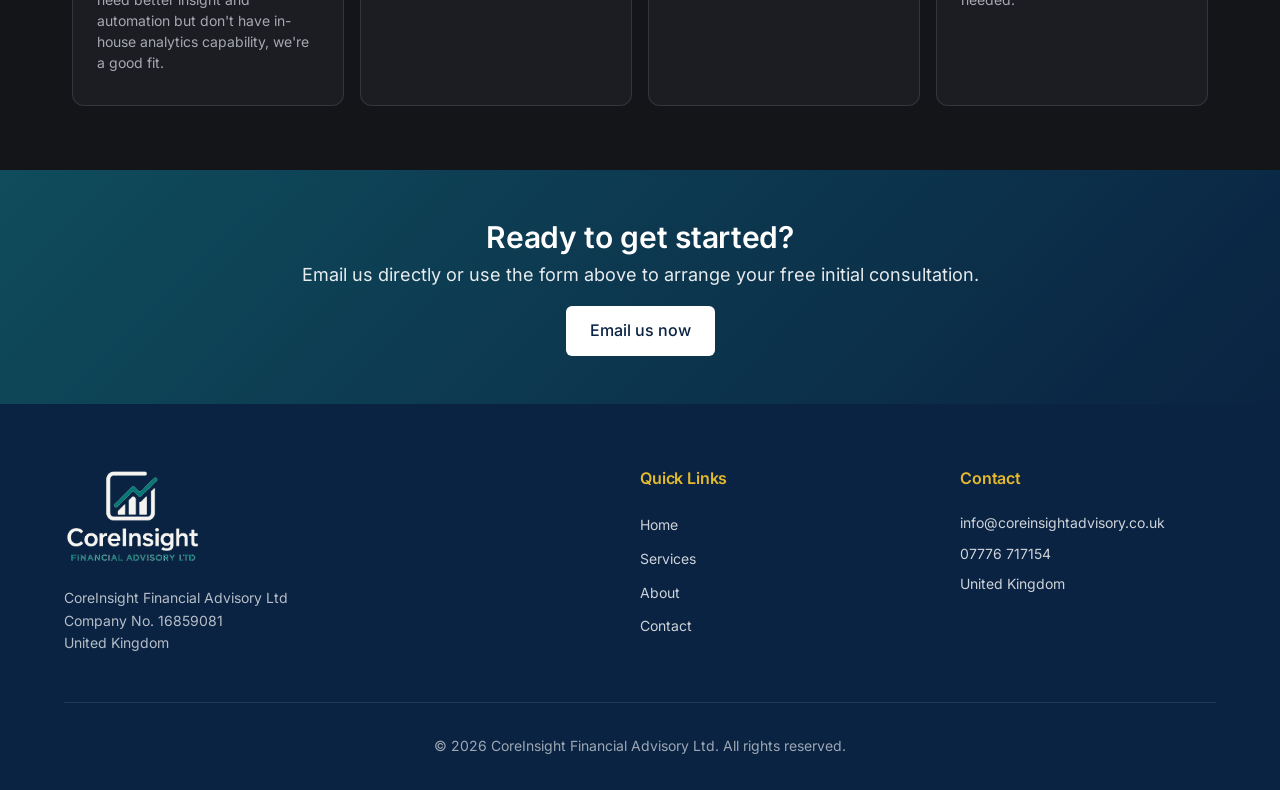
<file: contact.html>
<!DOCTYPE html>
<html lang="en">
<head>
    <meta charset="UTF-8">
    <meta name="viewport" content="width=device-width, initial-scale=1.0">
    <meta name="description" content="Contact CoreInsight Financial Advisory Ltd for a free consultation about financial reporting, dashboards, forecasting and analytics for your UK business.">
    <meta name="keywords" content="contact CoreInsight, financial advisory contact, UK business consultation, Power BI consultation">
    <title>Contact Us | CoreInsight Financial Advisory Ltd</title>
    <link rel="canonical" href="https://coreinsightadvisory.co.uk/contact.html">

    <!-- Open Graph / Social Media -->
    <meta property="og:type" content="website">
    <meta property="og:url" content="https://coreinsightadvisory.co.uk/contact.html">
    <meta property="og:title" content="Contact Us | CoreInsight Financial Advisory Ltd">
    <meta property="og:description" content="Contact CoreInsight Financial Advisory Ltd for a free consultation about financial reporting, dashboards, forecasting and analytics for your UK business.">
    <meta property="og:image" content="https://coreinsightadvisory.co.uk/assets/images/og-image.png">
    <meta property="og:image:width" content="1200">
    <meta property="og:image:height" content="630">
    <meta property="og:site_name" content="CoreInsight Financial Advisory Ltd">
    <meta name="twitter:card" content="summary_large_image">
    <meta name="twitter:title" content="Contact Us | CoreInsight Financial Advisory Ltd">
    <meta name="twitter:description" content="Contact CoreInsight Financial Advisory Ltd for a free consultation about financial reporting, dashboards, forecasting and analytics for your UK business.">
    <meta name="twitter:image" content="https://coreinsightadvisory.co.uk/assets/images/og-image.png">

    <!-- Stylesheet -->
    <link rel="stylesheet" href="assets/style.css">
    
    <!-- Favicon -->
    <link rel="icon" href="assets/images/logo-icon.png" type="image/png">
</head>
<body>
    <!-- Skip Link for Accessibility -->
    <a href="#main-content" class="skip-link">Skip to main content</a>

    <!-- Header and Navigation -->
    <header class="site-header">
        <div class="container header-inner">
            <a href="index.html" class="logo"><img src="assets/images/logo-icon.png" alt="CoreInsight Financial Advisory Ltd" class="logo-img"><span class="logo-text">Core<span>Insight</span></span></a>
            
            <nav class="main-nav" aria-label="Main navigation">
                <button class="menu-toggle" aria-expanded="false" aria-controls="nav-menu" aria-label="Toggle navigation menu">
                    <span></span>
                    <span></span>
                    <span></span>
                </button>
                
                <ul id="nav-menu" class="nav-menu">
                    <li><a href="index.html">Home</a></li>
                    <li><a href="services.html">Services</a></li>
                    <li><a href="about.html">About</a></li>
                    <li><a href="contact.html" class="active">Contact</a></li>
                </ul>
            </nav>
        </div>
    </header>

    <main id="main-content">
        <!-- Page Header -->
        <section class="page-header">
            <div class="container">
                <h1>Get in Touch</h1>
                <p>Book a free initial consultation to discuss your challenges and see how we can help.</p>
            </div>
        </section>

        <!-- Contact Section -->
        <section>
            <div class="container">
                <div class="contact-wrapper">
                    
                    <!-- Contact Information -->
                    <div class="contact-info">
                        <h2>Contact details</h2>
                        <p>We would love to hear from you. Whether you have a specific project in mind or just want to explore how we might help, get in touch for an initial conversation.</p>
                        
                        <div class="contact-details">
                            <div class="contact-item">
                                <span class="icon-badge icon-badge--service icon-badge--sm" aria-hidden="true">
                                    <svg viewBox="0 0 24 24" fill="none" stroke="currentColor" stroke-width="1.75" stroke-linecap="round" stroke-linejoin="round"><path d="M4 4h16c1.1 0 2 .9 2 2v12c0 1.1-.9 2-2 2H4c-1.1 0-2-.9-2-2V6c0-1.1.9-2 2-2z"/><polyline points="22 6 12 13 2 6"/></svg>
                                </span>
                                <strong>Email:</strong>
                                <a href="mailto:info@coreinsightadvisory.co.uk">info@coreinsightadvisory.co.uk</a>
                            </div>

                            <div class="contact-item">
                                <span class="icon-badge icon-badge--service icon-badge--sm" aria-hidden="true">
                                    <svg viewBox="0 0 24 24" fill="none" stroke="currentColor" stroke-width="1.75" stroke-linecap="round" stroke-linejoin="round"><path d="M22 16.92v3a2 2 0 0 1-2.18 2 19.79 19.79 0 0 1-8.63-3.07 19.5 19.5 0 0 1-6-6 19.79 19.79 0 0 1-3.07-8.67A2 2 0 0 1 4.11 2h3a2 2 0 0 1 2 1.72c.13.96.36 1.9.7 2.81a2 2 0 0 1-.45 2.11L8.09 9.91a16 16 0 0 0 6 6l1.27-1.27a2 2 0 0 1 2.11-.45c.91.34 1.85.57 2.81.7A2 2 0 0 1 22 16.92z"/></svg>
                                </span>
                                <strong>Phone:</strong>
                                <a href="tel:+447776717154">07776 717154</a>
                            </div>

                            <div class="contact-item">
                                <span class="icon-badge icon-badge--service icon-badge--sm" aria-hidden="true">
                                    <svg viewBox="0 0 24 24" fill="none" stroke="currentColor" stroke-width="1.75" stroke-linecap="round" stroke-linejoin="round"><path d="M21 10c0 7-9 13-9 13s-9-6-9-13a9 9 0 0 1 18 0z"/><circle cx="12" cy="10" r="3"/></svg>
                                </span>
                                <strong>Location:</strong>
                                <span>United Kingdom</span>
                            </div>
                        </div>
                        
                        <h3 class="mt-xl">What happens next?</h3>
                        <p>When you get in touch, we will arrange a short introductory call to understand your business and the challenges you are facing. There is no obligation and no charge for this initial conversation.</p>
                        <p>If there is a good fit, we will propose a clear scope of work with defined deliverables, timelines and costs so you know exactly what you are getting before you commit.</p>
                    </div>

                    <!-- Contact Form -->
                    <div class="contact-form-section">
                        <h2>Send us a message</h2>
                        
                        <form class="contact-form" action="#" method="post">
                            <div class="form-group">
                                <label for="name">Your name *</label>
                                <input type="text" id="name" name="name" required placeholder="John Smith">
                            </div>
                            
                            <div class="form-group">
                                <label for="email">Email address *</label>
                                <input type="email" id="email" name="email" required placeholder="john@company.co.uk">
                            </div>
                            
                            <div class="form-group">
                                <label for="company">Company name</label>
                                <input type="text" id="company" name="company" placeholder="Your Company Ltd">
                            </div>
                            
                            <div class="form-group">
                                <label for="message">How can we help? *</label>
                                <textarea id="message" name="message" required placeholder="Tell us a bit about your business and the challenges you're facing..."></textarea>
                            </div>
                            
                            <button type="submit" class="btn btn-primary">Send message</button>
                            
                            <p class="privacy-note">You can also contact us directly at <a href="mailto:info@coreinsightadvisory.co.uk">info@coreinsightadvisory.co.uk</a>. Your information will only be used to respond to your enquiry. We do not share your details with third parties or send marketing emails unless you ask us to.</p>
                        </form>
                    </div>
                    
                </div>
            </div>
        </section>

        <!-- Additional Info Section -->
        <section class="section-light">
            <div class="container">
                <div class="section-header">
                    <h2>Frequently asked questions</h2>
                </div>
                
                <div class="services-grid">
                    <div class="service-card">
                        <h3>What size of business do you work with?</h3>
                        <p>We work with small and growing businesses across the United Kingdom, whatever stage you're at. If your finance function still runs on spreadsheets and you need better insight and automation but don't have in-house analytics capability, we're a good fit.</p>
                    </div>
                    
                    <div class="service-card">
                        <h3>How much does it cost?</h3>
                        <p>Every project is different. After our initial conversation, we provide a clear proposal with fixed pricing for defined deliverables. There are no hidden costs or open-ended billing.</p>
                    </div>
                    
                    <div class="service-card">
                        <h3>How long do projects take?</h3>
                        <p>It depends on the scope. A simple dashboard might take two to four weeks. A comprehensive reporting and forecasting solution might take two to three months. We agree timelines upfront.</p>
                    </div>
                    
                    <div class="service-card">
                        <h3>Do you work remotely?</h3>
                        <p>Yes. Most of our work is delivered remotely, which keeps costs down and makes scheduling easier. We use video calls, screen sharing and collaborative tools. We can visit on-site when needed.</p>
                    </div>
                </div>
            </div>
        </section>

        <!-- Call to Action Section -->
        <section class="cta-band">
            <div class="container">
                <h2>Ready to get started?</h2>
                <p>Email us directly or use the form above to arrange your free initial consultation.</p>
                <a href="mailto:info@coreinsightadvisory.co.uk" class="btn btn-white">Email us now</a>
            </div>
        </section>
    </main>

    <!-- Footer -->
    <footer class="site-footer">
        <div class="container">
            <div class="footer-content">
                <div class="footer-about">
                    <a href="index.html" class="logo"><img src="assets/images/logo-full.png" alt="CoreInsight" class="footer-logo-img"></a>
                    <p>CoreInsight Financial Advisory Ltd<br>
                    Company No. 16859081<br>
                    United Kingdom</p>
                </div>
                
                <div class="footer-links">
                    <h4>Quick Links</h4>
                    <ul>
                        <li><a href="index.html">Home</a></li>
                        <li><a href="services.html">Services</a></li>
                        <li><a href="about.html">About</a></li>
                        <li><a href="contact.html">Contact</a></li>
                    </ul>
                </div>
                
                <div class="footer-contact">
                    <h4>Contact</h4>
                    <p><a href="mailto:info@coreinsightadvisory.co.uk">info@coreinsightadvisory.co.uk</a></p>
                    <p><a href="tel:+447776717154">07776 717154</a></p>
                    <p>United Kingdom</p>
                </div>
            </div>
            
            <div class="footer-bottom">
                <p>&copy; 2026 CoreInsight Financial Advisory Ltd. All rights reserved.</p>
            </div>
        </div>
    </footer>

    <!-- JavaScript -->
    <script src="assets/main.js"></script>
</body>
</html>
</file>
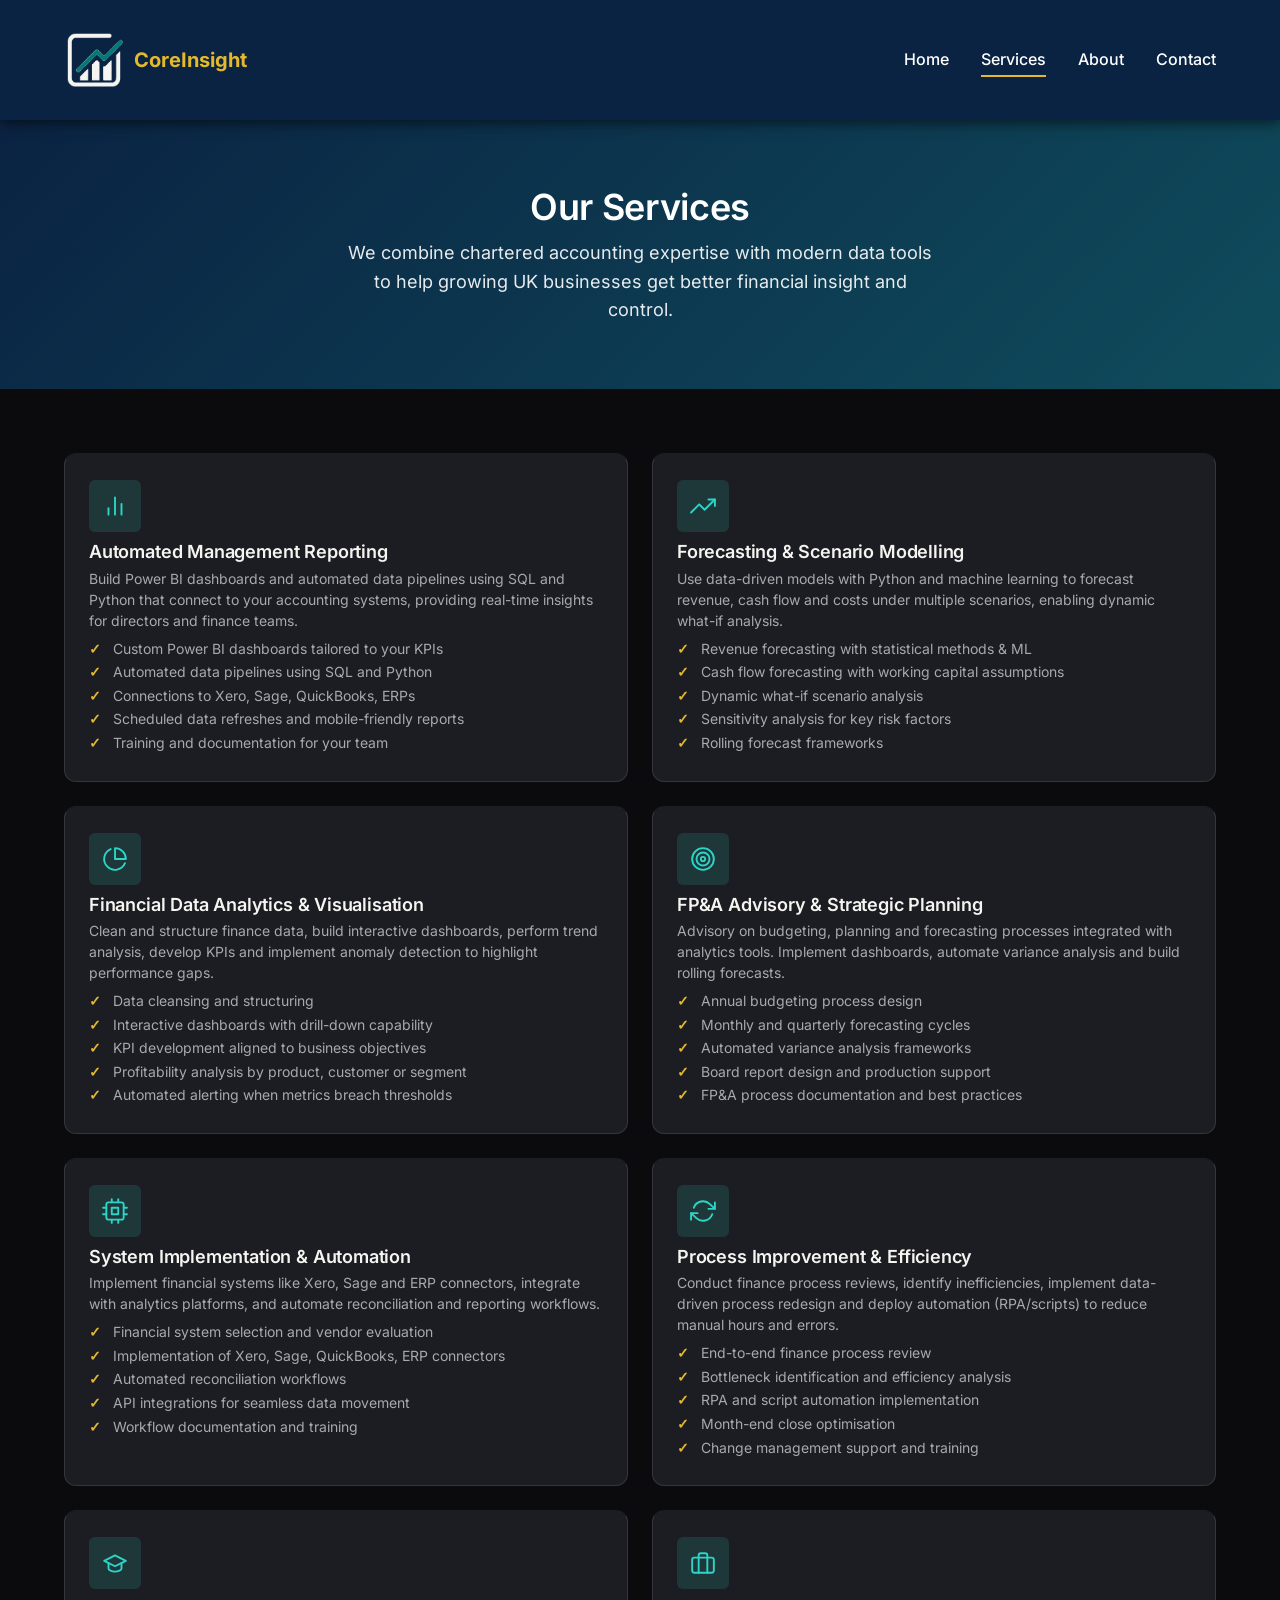
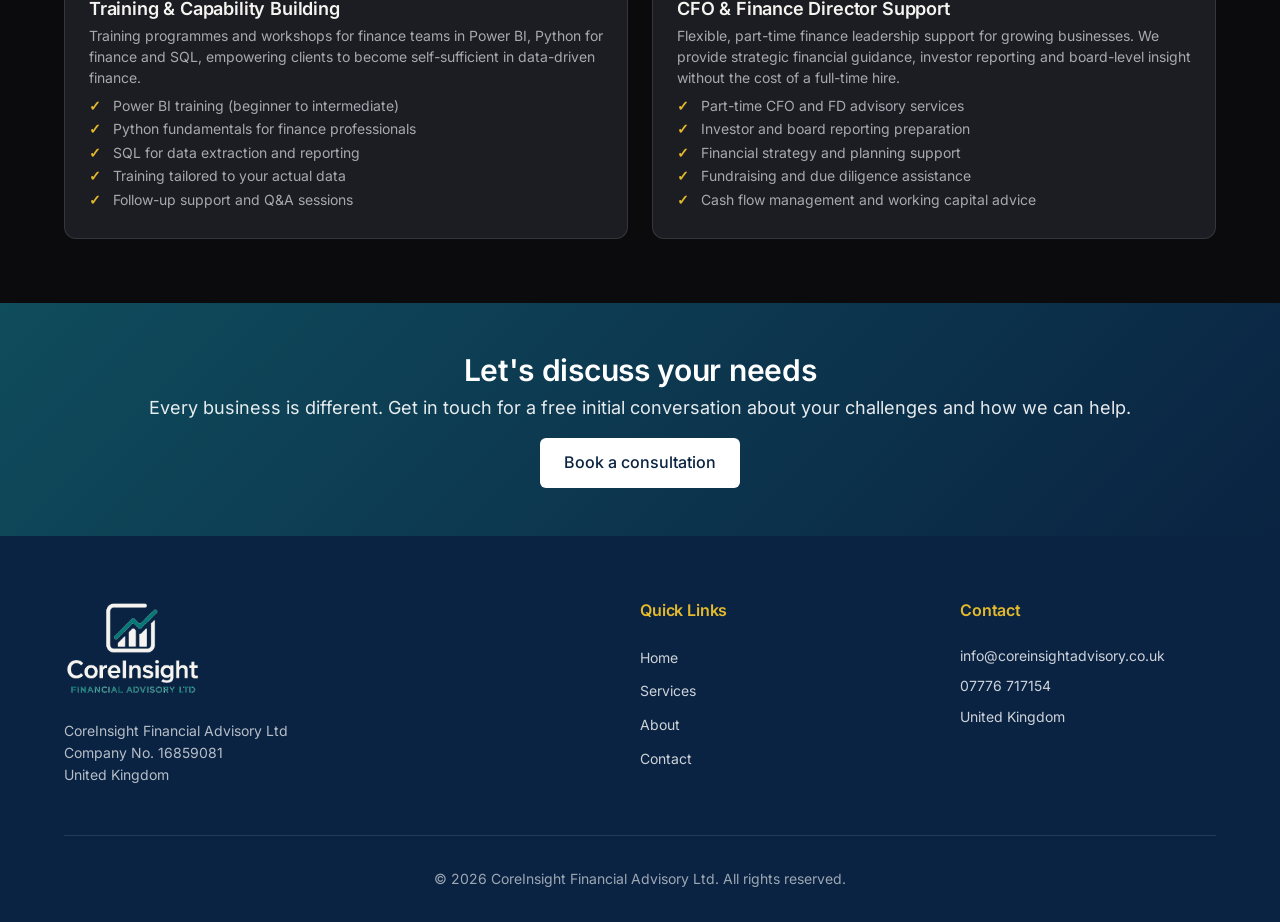
<file: services.html>
<!DOCTYPE html>
<html lang="en">
<head>
    <meta charset="UTF-8">
    <meta name="viewport" content="width=device-width, initial-scale=1.0">
    <meta name="description" content="CoreInsight Financial Advisory services: automated reporting, Power BI dashboards, forecasting, financial planning and analytics training for UK businesses.">
    <meta name="keywords" content="Power BI dashboards, financial reporting, forecasting, FP&A, finance automation, UK financial advisory">
    <title>Services | CoreInsight Financial Advisory Ltd</title>
    <link rel="canonical" href="https://coreinsightadvisory.co.uk/services.html">

    <!-- Open Graph / Social Media -->
    <meta property="og:type" content="website">
    <meta property="og:url" content="https://coreinsightadvisory.co.uk/services.html">
    <meta property="og:title" content="Services | CoreInsight Financial Advisory Ltd">
    <meta property="og:description" content="CoreInsight Financial Advisory services: automated reporting, Power BI dashboards, forecasting, financial planning and analytics training for UK businesses.">
    <meta property="og:image" content="https://coreinsightadvisory.co.uk/assets/images/og-image.png">
    <meta property="og:image:width" content="1200">
    <meta property="og:image:height" content="630">
    <meta property="og:site_name" content="CoreInsight Financial Advisory Ltd">
    <meta name="twitter:card" content="summary_large_image">
    <meta name="twitter:title" content="Services | CoreInsight Financial Advisory Ltd">
    <meta name="twitter:description" content="CoreInsight Financial Advisory services: automated reporting, Power BI dashboards, forecasting, financial planning and analytics training for UK businesses.">
    <meta name="twitter:image" content="https://coreinsightadvisory.co.uk/assets/images/og-image.png">

    <!-- Stylesheet -->
    <link rel="stylesheet" href="assets/style.css">
    
    <!-- Favicon -->
    <link rel="icon" href="assets/images/logo-icon.png" type="image/png">
</head>
<body>
    <!-- Skip Link for Accessibility -->
    <a href="#main-content" class="skip-link">Skip to main content</a>

    <!-- Header and Navigation -->
    <header class="site-header">
        <div class="container header-inner">
            <a href="index.html" class="logo"><img src="assets/images/logo-icon.png" alt="CoreInsight Financial Advisory Ltd" class="logo-img"><span class="logo-text">Core<span>Insight</span></span></a>
            
            <nav class="main-nav" aria-label="Main navigation">
                <button class="menu-toggle" aria-expanded="false" aria-controls="nav-menu" aria-label="Toggle navigation menu">
                    <span></span>
                    <span></span>
                    <span></span>
                </button>
                
                <ul id="nav-menu" class="nav-menu">
                    <li><a href="index.html">Home</a></li>
                    <li><a href="services.html" class="active">Services</a></li>
                    <li><a href="about.html">About</a></li>
                    <li><a href="contact.html">Contact</a></li>
                </ul>
            </nav>
        </div>
    </header>

    <main id="main-content">
        <!-- Page Header -->
        <section class="page-header">
            <div class="container">
                <h1>Our Services</h1>
                <p>We combine chartered accounting expertise with modern data tools to help growing UK businesses get better financial insight and control.</p>
            </div>
        </section>

        <!-- Services Detail Section -->
        <section>
            <div class="container">
                <div class="services-detail-grid">
                
                    <!-- Service 1: Automated Management Reporting -->
                    <div id="reporting" class="service-detail-card">
                        <span class="icon-badge icon-badge--service" aria-hidden="true">
                            <svg viewBox="0 0 24 24" fill="none" stroke="currentColor" stroke-width="1.75" stroke-linecap="round" stroke-linejoin="round"><line x1="18" y1="20" x2="18" y2="10"/><line x1="12" y1="20" x2="12" y2="4"/><line x1="6" y1="20" x2="6" y2="14"/></svg>
                        </span>
                        <h3>Automated Management Reporting</h3>
                        <p>Build Power BI dashboards and automated data pipelines using SQL and Python that connect to your accounting systems, providing real-time insights for directors and finance teams.</p>
                        <ul class="deliverables-list">
                            <li>Custom Power BI dashboards tailored to your KPIs</li>
                            <li>Automated data pipelines using SQL and Python</li>
                            <li>Connections to Xero, Sage, QuickBooks, ERPs</li>
                            <li>Scheduled data refreshes and mobile-friendly reports</li>
                            <li>Training and documentation for your team</li>
                        </ul>
                    </div>

                    <!-- Service 2: Forecasting and Scenario Modelling -->
                    <div id="forecasting" class="service-detail-card">
                        <span class="icon-badge icon-badge--service" aria-hidden="true">
                            <svg viewBox="0 0 24 24" fill="none" stroke="currentColor" stroke-width="1.75" stroke-linecap="round" stroke-linejoin="round"><polyline points="23 6 13.5 15.5 8.5 10.5 1 18"/><polyline points="17 6 23 6 23 12"/></svg>
                        </span>
                        <h3>Forecasting & Scenario Modelling</h3>
                        <p>Use data-driven models with Python and machine learning to forecast revenue, cash flow and costs under multiple scenarios, enabling dynamic what-if analysis.</p>
                        <ul class="deliverables-list">
                            <li>Revenue forecasting with statistical methods & ML</li>
                            <li>Cash flow forecasting with working capital assumptions</li>
                            <li>Dynamic what-if scenario analysis</li>
                            <li>Sensitivity analysis for key risk factors</li>
                            <li>Rolling forecast frameworks</li>
                        </ul>
                    </div>

                    <!-- Service 3: Financial Data Analytics & Visualisation -->
                    <div id="analytics" class="service-detail-card">
                        <span class="icon-badge icon-badge--service" aria-hidden="true">
                            <svg viewBox="0 0 24 24" fill="none" stroke="currentColor" stroke-width="1.75" stroke-linecap="round" stroke-linejoin="round"><path d="M21.21 15.89A10 10 0 1 1 8 2.83"/><path d="M22 12A10 10 0 0 0 12 2v10z"/></svg>
                        </span>
                        <h3>Financial Data Analytics & Visualisation</h3>
                        <p>Clean and structure finance data, build interactive dashboards, perform trend analysis, develop KPIs and implement anomaly detection to highlight performance gaps.</p>
                        <ul class="deliverables-list">
                            <li>Data cleansing and structuring</li>
                            <li>Interactive dashboards with drill-down capability</li>
                            <li>KPI development aligned to business objectives</li>
                            <li>Profitability analysis by product, customer or segment</li>
                            <li>Automated alerting when metrics breach thresholds</li>
                        </ul>
                    </div>

                    <!-- Service 4: FP&A Advisory & Strategic Planning -->
                    <div id="fpa" class="service-detail-card">
                        <span class="icon-badge icon-badge--service" aria-hidden="true">
                            <svg viewBox="0 0 24 24" fill="none" stroke="currentColor" stroke-width="1.75" stroke-linecap="round" stroke-linejoin="round"><circle cx="12" cy="12" r="10"/><circle cx="12" cy="12" r="6"/><circle cx="12" cy="12" r="2"/></svg>
                        </span>
                        <h3>FP&A Advisory & Strategic Planning</h3>
                        <p>Advisory on budgeting, planning and forecasting processes integrated with analytics tools. Implement dashboards, automate variance analysis and build rolling forecasts.</p>
                        <ul class="deliverables-list">
                            <li>Annual budgeting process design</li>
                            <li>Monthly and quarterly forecasting cycles</li>
                            <li>Automated variance analysis frameworks</li>
                            <li>Board report design and production support</li>
                            <li>FP&A process documentation and best practices</li>
                        </ul>
                    </div>

                    <!-- Service 5: System Implementation & Automation -->
                    <div id="systems" class="service-detail-card">
                        <span class="icon-badge icon-badge--service" aria-hidden="true">
                            <svg viewBox="0 0 24 24" fill="none" stroke="currentColor" stroke-width="1.75" stroke-linecap="round" stroke-linejoin="round"><rect x="4" y="4" width="16" height="16" rx="2"/><rect x="9" y="9" width="6" height="6"/><line x1="9" y1="1" x2="9" y2="4"/><line x1="15" y1="1" x2="15" y2="4"/><line x1="9" y1="20" x2="9" y2="23"/><line x1="15" y1="20" x2="15" y2="23"/><line x1="1" y1="9" x2="4" y2="9"/><line x1="1" y1="15" x2="4" y2="15"/><line x1="20" y1="9" x2="23" y2="9"/><line x1="20" y1="15" x2="23" y2="15"/></svg>
                        </span>
                        <h3>System Implementation & Automation</h3>
                        <p>Implement financial systems like Xero, Sage and ERP connectors, integrate with analytics platforms, and automate reconciliation and reporting workflows.</p>
                        <ul class="deliverables-list">
                            <li>Financial system selection and vendor evaluation</li>
                            <li>Implementation of Xero, Sage, QuickBooks, ERP connectors</li>
                            <li>Automated reconciliation workflows</li>
                            <li>API integrations for seamless data movement</li>
                            <li>Workflow documentation and training</li>
                        </ul>
                    </div>

                    <!-- Service 6: Process Improvement & Efficiency -->
                    <div id="process" class="service-detail-card">
                        <span class="icon-badge icon-badge--service" aria-hidden="true">
                            <svg viewBox="0 0 24 24" fill="none" stroke="currentColor" stroke-width="1.75" stroke-linecap="round" stroke-linejoin="round"><polyline points="23 4 23 10 17 10"/><polyline points="1 20 1 14 7 14"/><path d="M3.51 9a9 9 0 0 1 14.85-3.36L23 10M1 14l4.64 4.36A9 9 0 0 0 20.49 15"/></svg>
                        </span>
                        <h3>Process Improvement & Efficiency</h3>
                        <p>Conduct finance process reviews, identify inefficiencies, implement data-driven process redesign and deploy automation (RPA/scripts) to reduce manual hours and errors.</p>
                        <ul class="deliverables-list">
                            <li>End-to-end finance process review</li>
                            <li>Bottleneck identification and efficiency analysis</li>
                            <li>RPA and script automation implementation</li>
                            <li>Month-end close optimisation</li>
                            <li>Change management support and training</li>
                        </ul>
                    </div>

                    <!-- Service 7: Training and Capability Building -->
                    <div id="training" class="service-detail-card">
                        <span class="icon-badge icon-badge--service" aria-hidden="true">
                            <svg viewBox="0 0 24 24" fill="none" stroke="currentColor" stroke-width="1.75" stroke-linecap="round" stroke-linejoin="round"><path d="M22 10L12 5 2 10l10 5 10-5z"/><path d="M6 12v5c0 1.5 3 3 6 3s6-1.5 6-3v-5"/></svg>
                        </span>
                        <h3>Training & Capability Building</h3>
                        <p>Training programmes and workshops for finance teams in Power BI, Python for finance and SQL, empowering clients to become self-sufficient in data-driven finance.</p>
                        <ul class="deliverables-list">
                            <li>Power BI training (beginner to intermediate)</li>
                            <li>Python fundamentals for finance professionals</li>
                            <li>SQL for data extraction and reporting</li>
                            <li>Training tailored to your actual data</li>
                            <li>Follow-up support and Q&A sessions</li>
                        </ul>
                    </div>

                    <!-- Service 8: CFO & Finance Director Support -->
                    <div id="cfo-support" class="service-detail-card">
                        <span class="icon-badge icon-badge--service" aria-hidden="true">
                            <svg viewBox="0 0 24 24" fill="none" stroke="currentColor" stroke-width="1.75" stroke-linecap="round" stroke-linejoin="round"><rect x="2" y="7" width="20" height="14" rx="2"/><path d="M16 21V5a2 2 0 0 0-2-2h-4a2 2 0 0 0-2 2v16"/></svg>
                        </span>
                        <h3>CFO & Finance Director Support</h3>
                        <p>Flexible, part-time finance leadership support for growing businesses. We provide strategic financial guidance, investor reporting and board-level insight without the cost of a full-time hire.</p>
                        <ul class="deliverables-list">
                            <li>Part-time CFO and FD advisory services</li>
                            <li>Investor and board reporting preparation</li>
                            <li>Financial strategy and planning support</li>
                            <li>Fundraising and due diligence assistance</li>
                            <li>Cash flow management and working capital advice</li>
                        </ul>
                    </div>

                </div>
            </div>
        </section>

        <!-- Call to Action Section -->
        <section class="cta-band">
            <div class="container">
                <h2>Let's discuss your needs</h2>
                <p>Every business is different. Get in touch for a free initial conversation about your challenges and how we can help.</p>
                <a href="contact.html" class="btn btn-white">Book a consultation</a>
            </div>
        </section>
    </main>

    <!-- Footer -->
    <footer class="site-footer">
        <div class="container">
            <div class="footer-content">
                <div class="footer-about">
                    <a href="index.html" class="logo"><img src="assets/images/logo-full.png" alt="CoreInsight" class="footer-logo-img"></a>
                    <p>CoreInsight Financial Advisory Ltd<br>
                    Company No. 16859081<br>
                    United Kingdom</p>
                </div>
                
                <div class="footer-links">
                    <h4>Quick Links</h4>
                    <ul>
                        <li><a href="index.html">Home</a></li>
                        <li><a href="services.html">Services</a></li>
                        <li><a href="about.html">About</a></li>
                        <li><a href="contact.html">Contact</a></li>
                    </ul>
                </div>
                
                <div class="footer-contact">
                    <h4>Contact</h4>
                    <p><a href="mailto:info@coreinsightadvisory.co.uk">info@coreinsightadvisory.co.uk</a></p>
                    <p><a href="tel:+447776717154">07776 717154</a></p>
                    <p>United Kingdom</p>
                </div>
            </div>
            
            <div class="footer-bottom">
                <p>&copy; 2026 CoreInsight Financial Advisory Ltd. All rights reserved.</p>
            </div>
        </div>
    </footer>

    <!-- JavaScript -->
    <script src="assets/main.js"></script>
</body>
</html>
</file>
<file: assets/style.css>
/* ============================================
   CoreInsight Financial Advisory Ltd
   Global Styles
   ============================================ */

/* Self-hosted variable font (weights 100-900 in one file) */
@font-face {
    font-family: 'Inter';
    font-style: normal;
    font-weight: 100 900;
    font-display: swap;
    src: url('fonts/inter-var.woff2') format('woff2');
}

/* CSS Variables */
:root {
    /* Brand Colours */
    --color-primary: #0A2342;
    --color-secondary: #0F4C5C;
    --color-accent: #E4B92C;
    --color-accent-hover: #C79A1F;

    /* Neutral Colours (dark theme) */
    --color-white: #FFFFFF;
    --color-heading: #F5F4F0;
    --color-bg: #0B0B0D;
    --color-surface: #1C1D22;
    --color-light-grey: #141519;
    --color-medium-grey: #34363C;
    --color-dark-grey: #8B8F97;
    --color-text: #E7E5E0;
    --color-text-light: #A6A9B0;

    /* Typography */
    --font-family: 'Inter', -apple-system, BlinkMacSystemFont, 'Segoe UI', Roboto, Oxygen, Ubuntu, sans-serif;
    --font-size-base: 16px;
    --font-size-sm: 0.875rem;
    --font-size-lg: 1.125rem;
    --font-size-xl: 1.25rem;
    --font-size-2xl: 1.5rem;
    --font-size-3xl: 1.875rem;
    --font-size-4xl: 2.25rem;
    --font-size-5xl: 3rem;
    
    /* Spacing */
    --spacing-xs: 0.25rem;
    --spacing-sm: 0.5rem;
    --spacing-md: 1rem;
    --spacing-lg: 1.5rem;
    --spacing-xl: 2rem;
    --spacing-2xl: 3rem;
    --spacing-3xl: 4rem;
    --spacing-4xl: 6rem;
    
    /* Layout */
    --max-width: 1200px;
    --header-height: 120px;
    --border-radius: 6px;
    --border-radius-lg: 12px;
    
    /* Shadows */
    --shadow-sm: 0 1px 2px rgba(0, 0, 0, 0.45);
    --shadow-md: 0 4px 12px rgba(0, 0, 0, 0.5);
    --shadow-lg: 0 14px 32px rgba(0, 0, 0, 0.6);
    
    /* Transitions */
    --transition-fast: 150ms ease;
    --transition-base: 250ms ease;
}

/* Reset and Base Styles */
*,
*::before,
*::after {
    box-sizing: border-box;
    margin: 0;
    padding: 0;
}

html {
    scroll-behavior: smooth;
    font-size: var(--font-size-base);
}

body {
    font-family: var(--font-family);
    font-size: var(--font-size-base);
    line-height: 1.6;
    color: var(--color-text);
    background-color: var(--color-bg);
    -webkit-font-smoothing: antialiased;
    -moz-osx-font-smoothing: grayscale;
}

img {
    max-width: 100%;
    height: auto;
    display: block;
}

a {
    color: var(--color-secondary);
    text-decoration: none;
    transition: color var(--transition-fast);
}

a:hover {
    color: var(--color-accent);
}

a:focus {
    outline: 2px solid var(--color-accent);
    outline-offset: 2px;
}

ul, ol {
    list-style: none;
}

/* Typography */
h1, h2, h3, h4, h5, h6 {
    font-weight: 600;
    line-height: 1.3;
    letter-spacing: -0.01em;
    color: var(--color-heading);
    margin-bottom: var(--spacing-sm);
}

h1 {
    font-size: var(--font-size-4xl);
}

h2 {
    font-size: var(--font-size-3xl);
}

h3 {
    font-size: var(--font-size-2xl);
}

h4 {
    font-size: var(--font-size-xl);
}

p {
    margin-bottom: var(--spacing-sm);
    color: var(--color-text-light);
}

p:last-child {
    margin-bottom: 0;
}

/* Container */
.container {
    width: 100%;
    max-width: var(--max-width);
    margin: 0 auto;
    padding: 0 var(--spacing-lg);
}

/* Buttons */
.btn {
    display: inline-flex;
    align-items: center;
    justify-content: center;
    padding: 0.75rem 1.5rem;
    font-family: var(--font-family);
    font-size: var(--font-size-base);
    font-weight: 500;
    text-decoration: none;
    border: none;
    border-radius: var(--border-radius);
    cursor: pointer;
    transition: all var(--transition-base);
}

.btn:focus {
    outline: 2px solid var(--color-accent);
    outline-offset: 2px;
}

.btn-primary {
    background-color: var(--color-accent);
    color: var(--color-primary);
}

.btn-primary:hover {
    background-color: var(--color-accent-hover);
    color: var(--color-primary);
    transform: translateY(-1px);
    box-shadow: var(--shadow-md);
}

.btn-secondary {
    background-color: transparent;
    color: var(--color-secondary);
    border: 2px solid var(--color-secondary);
}

.btn-secondary:hover {
    background-color: var(--color-secondary);
    color: var(--color-white);
}

/* On the hero's navy/teal gradient, the default teal border/text blends
   into the background, so give it a white treatment there instead */
.hero .btn-secondary {
    color: var(--color-white);
    border-color: rgba(255, 255, 255, 0.6);
}

.hero .btn-secondary:hover {
    background-color: rgba(255, 255, 255, 0.12);
    color: var(--color-white);
    border-color: var(--color-white);
}

.btn-white {
    background-color: var(--color-white);
    color: var(--color-primary);
}

.btn-white:hover {
    background-color: #ECECEC;
    color: var(--color-primary);
}

/* ============================================
   Header and Navigation
   ============================================ */
.site-header {
    position: sticky;
    top: 0;
    left: 0;
    right: 0;
    z-index: 1000;
    background-color: var(--color-primary);
    box-shadow: var(--shadow-md);
}

.header-inner {
    display: flex;
    align-items: center;
    justify-content: space-between;
    height: var(--header-height);
}

.logo {
    display: flex;
    align-items: center;
    gap: var(--spacing-sm);
    font-size: var(--font-size-xl);
    font-weight: 700;
    color: var(--color-white);
    text-decoration: none;
}

.logo:hover {
    color: var(--color-accent);
}

.logo-img {
    height: 60px;
    width: auto;
    transition: transform var(--transition-base);
}

.logo:hover .logo-img {
    transform: scale(1.06);
}

.logo-text {
    display: flex;
}

.logo-text span {
    color: var(--color-accent);
}

.logo span {
    color: var(--color-accent);
}

/* Main Navigation */
.main-nav {
    display: flex;
    align-items: center;
}

.nav-menu {
    display: flex;
    align-items: center;
    gap: var(--spacing-xl);
}

.nav-menu a {
    color: var(--color-white);
    font-weight: 500;
    padding: var(--spacing-sm) 0;
    position: relative;
}

.nav-menu a::after {
    content: '';
    position: absolute;
    bottom: 0;
    left: 0;
    width: 0;
    height: 2px;
    background-color: var(--color-accent);
    transition: width var(--transition-base);
}

.nav-menu a:hover::after,
.nav-menu a.active::after {
    width: 100%;
}

.nav-menu a:hover {
    color: var(--color-accent);
}

/* Mobile Menu Toggle */
.menu-toggle {
    display: none;
    flex-direction: column;
    justify-content: center;
    gap: 5px;
    width: 30px;
    height: 30px;
    background: transparent;
    border: none;
    cursor: pointer;
    padding: 0;
}

.menu-toggle span {
    display: block;
    width: 100%;
    height: 2px;
    background-color: var(--color-white);
    transition: all var(--transition-base);
}

.menu-toggle[aria-expanded="true"] span:nth-child(1) {
    transform: rotate(45deg) translate(5px, 5px);
}

.menu-toggle[aria-expanded="true"] span:nth-child(2) {
    opacity: 0;
}

.menu-toggle[aria-expanded="true"] span:nth-child(3) {
    transform: rotate(-45deg) translate(5px, -5px);
}

/* ============================================
   Hero Section
   ============================================ */
.hero {
    background: linear-gradient(120deg, var(--color-primary) 0%, var(--color-secondary) 50%, var(--color-primary) 100%);
    background-size: 200% 200%;
    animation: heroGradientShift 14s ease infinite;
    color: var(--color-white);
    padding: var(--spacing-4xl) 0;
    min-height: 70vh;
    display: flex;
    align-items: center;
    overflow: hidden;
}

@keyframes heroGradientShift {
    0% { background-position: 0% 50%; }
    50% { background-position: 100% 50%; }
    100% { background-position: 0% 50%; }
}

.hero-inner {
    display: flex;
    align-items: center;
    justify-content: space-between;
    gap: var(--spacing-lg);
    width: 100%;
}

.hero-image {
    flex: 1 1 460px;
    display: flex;
    justify-content: flex-end;
    animation: heroFadeUp 0.8s ease both;
    animation-delay: 0.3s;
}

.hero-image img {
    width: 100%;
    max-width: 540px;
    height: 560px;
    object-fit: cover;
    border-radius: var(--border-radius-lg);
    box-shadow: var(--shadow-lg);
    border: 1px solid rgba(255, 255, 255, 0.12);
    filter: brightness(0.72) saturate(0.85) contrast(1.05);
    -webkit-mask-image: linear-gradient(to right, transparent, black 20%);
    mask-image: linear-gradient(to right, transparent, black 20%);
}

.hero-content {
    max-width: 480px;
    flex: 1 1 380px;
}

.hero-logo {
    height: 56px;
    width: auto;
    margin-bottom: var(--spacing-lg);
    animation: heroFadeUp 0.7s ease both;
}

.hero h1 {
    color: var(--color-white);
    font-size: var(--font-size-5xl);
    margin-bottom: var(--spacing-md);
    line-height: 1.1;
    animation: heroFadeUp 0.7s ease both;
    animation-delay: 0.1s;
}

.hero .tagline {
    font-size: var(--font-size-xl);
    color: rgba(255, 255, 255, 0.9);
    margin-bottom: var(--spacing-xl);
    line-height: 1.5;
    animation: heroFadeUp 0.7s ease both;
    animation-delay: 0.22s;
}

.hero-buttons {
    display: flex;
    flex-wrap: wrap;
    gap: var(--spacing-sm);
    animation: heroFadeUp 0.7s ease both;
    animation-delay: 0.34s;
}

@keyframes heroFadeUp {
    from { opacity: 0; transform: translateY(18px); }
    to { opacity: 1; transform: translateY(0); }
}

/* ============================================
   Page Header (for interior pages)
   ============================================ */
.page-header {
    background: linear-gradient(135deg, var(--color-primary) 0%, var(--color-secondary) 100%);
    color: var(--color-white);
    padding: var(--spacing-3xl) 0;
    text-align: center;
}

.page-header h1 {
    color: var(--color-white);
    margin-bottom: var(--spacing-sm);
}

.page-header p {
    color: rgba(255, 255, 255, 0.9);
    font-size: var(--font-size-lg);
    max-width: 600px;
    margin: 0 auto;
}

/* ============================================
   Sections
   ============================================ */
section {
    padding: var(--spacing-3xl) 0;
}

.section-light {
    background-color: var(--color-light-grey);
}

.section-dark {
    background-color: var(--color-primary);
    color: var(--color-white);
}

.section-dark h2,
.section-dark h3 {
    color: var(--color-white);
}

.section-dark p {
    color: rgba(255, 255, 255, 0.85);
}

.section-header {
    text-align: center;
    max-width: 700px;
    margin: 0 auto var(--spacing-xl);
}

.section-header h2 {
    margin-bottom: var(--spacing-xs);
}

.section-header p {
    margin-bottom: 0;
}

/* ============================================
   Icon Badges (shared)
   ============================================ */
.icon-badge {
    display: inline-flex;
    align-items: center;
    justify-content: center;
    width: 52px;
    height: 52px;
    border-radius: var(--border-radius);
    margin-bottom: var(--spacing-sm);
    flex-shrink: 0;
    transition: transform var(--transition-base);
}

.problem-card:hover .icon-badge,
.service-card:hover .icon-badge,
.service-detail-card:hover .icon-badge,
.value-item:hover .icon-badge {
    transform: scale(1.1) rotate(-4deg);
}

.icon-badge svg {
    width: 26px;
    height: 26px;
}

.icon-badge--problem {
    background-color: rgba(255, 255, 255, 0.06);
    color: #A9BEDA;
}

.icon-badge--service {
    background-color: rgba(45, 212, 199, 0.14);
    color: #2DD4C7;
}

.icon-badge--value {
    background-color: rgba(228, 185, 44, 0.16);
    color: var(--color-accent);
}

.icon-badge--sm {
    width: 40px;
    height: 40px;
    margin-bottom: 0;
}

.icon-badge--sm svg {
    width: 20px;
    height: 20px;
}

/* ============================================
   Problems Section
   ============================================ */
.problems-grid {
    display: grid;
    grid-template-columns: repeat(4, 1fr);
    gap: var(--spacing-md);
}

.problem-card {
    background-color: var(--color-surface);
    border: 1px solid var(--color-medium-grey);
    padding: var(--spacing-md);
    border-radius: var(--border-radius-lg);
    transition: transform var(--transition-base), box-shadow var(--transition-base);
}

.problem-card:hover {
    transform: translateY(-4px);
    box-shadow: var(--shadow-md);
}

.problem-card h3 {
    font-size: var(--font-size-base);
    color: var(--color-heading);
    margin-bottom: var(--spacing-xs);
}

.problem-card p {
    font-size: var(--font-size-sm);
    margin-bottom: 0;
    color: var(--color-text-light);
    line-height: 1.5;
}

/* ============================================
   Services Cards
   ============================================ */
.services-grid {
    display: flex;
    flex-wrap: wrap;
    gap: var(--spacing-md);
    justify-content: center;
}

.service-card {
    flex: 0 1 calc(25% - var(--spacing-md));
    min-width: 250px;
    max-width: 360px;
    background-color: var(--color-surface);
    border: 1px solid var(--color-medium-grey);
    padding: var(--spacing-lg);
    border-radius: var(--border-radius-lg);
    display: flex;
    flex-direction: column;
    border-top: 3px solid transparent;
    transition: transform var(--transition-base), box-shadow var(--transition-base), border-color var(--transition-base);
}

.service-card:hover {
    transform: translateY(-4px);
    box-shadow: var(--shadow-md);
    border-top-color: var(--color-accent);
}

.service-card h3 {
    color: var(--color-heading);
    font-size: var(--font-size-base);
    margin-bottom: var(--spacing-xs);
    line-height: 1.3;
}

.service-card p {
    margin-bottom: var(--spacing-sm);
    flex-grow: 1;
    font-size: var(--font-size-sm);
    color: var(--color-text-light);
    line-height: 1.5;
}

.service-card .service-link {
    font-weight: 600;
    font-size: var(--font-size-sm);
    color: var(--color-secondary);
    display: inline-flex;
    align-items: center;
    gap: var(--spacing-xs);
    margin-top: auto;
}

.service-card .service-link:hover {
    color: var(--color-accent);
}

.service-card .service-link::after {
    content: '→';
    transition: transform var(--transition-fast);
}

.service-card .service-link:hover::after {
    transform: translateX(4px);
}

/* ============================================
   How It Works / Process Steps
   ============================================ */
.process-steps {
    display: grid;
    grid-template-columns: repeat(auto-fit, minmax(250px, 1fr));
    gap: var(--spacing-lg);
}

.process-step {
    text-align: center;
    position: relative;
    padding: var(--spacing-lg);
    border-radius: var(--border-radius-lg);
    background-color: var(--color-surface);
    border: 1px solid var(--color-medium-grey);
    transition: transform var(--transition-base);
}

.process-step:hover {
    transform: translateY(-4px);
}

.step-number {
    display: inline-flex;
    align-items: center;
    justify-content: center;
    width: 50px;
    height: 50px;
    background-color: var(--color-accent);
    color: var(--color-primary);
    font-size: var(--font-size-xl);
    font-weight: 700;
    border-radius: 50%;
    margin-bottom: var(--spacing-sm);
}

.process-step h3 {
    color: var(--color-heading);
    font-size: var(--font-size-base);
    margin-bottom: var(--spacing-xs);
}

.process-step p {
    font-size: var(--font-size-sm);
    margin-bottom: 0;
}

/* ============================================
   Benefits Section
   ============================================ */
.benefits-list {
    display: grid;
    grid-template-columns: repeat(auto-fit, minmax(280px, 1fr));
    gap: var(--spacing-lg);
}

.benefit-item {
    display: flex;
    align-items: flex-start;
    gap: var(--spacing-md);
    padding: var(--spacing-md);
    border-radius: var(--border-radius);
    transition: transform var(--transition-base), background-color var(--transition-base);
}

.benefit-item:hover {
    transform: translateX(8px);
    background-color: var(--color-light-grey);
}

.benefit-icon {
    flex-shrink: 0;
    width: 26px;
    height: 26px;
    background-color: var(--color-accent);
    border-radius: 50%;
    display: flex;
    align-items: center;
    justify-content: center;
    color: var(--color-primary);
}

.benefit-icon svg {
    width: 14px;
    height: 14px;
}

.benefit-item p {
    margin: 0;
    color: var(--color-text);
}

/* ============================================
   About Preview Section
   ============================================ */
.about-preview {
    display: grid;
    grid-template-columns: 1fr 1fr;
    gap: var(--spacing-2xl);
    align-items: center;
}

.about-preview-content {
    padding: var(--spacing-xl);
    background-color: var(--color-surface);
    border: 1px solid var(--color-medium-grey);
    border-radius: var(--border-radius-lg);
}

.about-preview-content h2 {
    margin-bottom: var(--spacing-sm);
}

.about-preview-content p {
    margin-bottom: var(--spacing-md);
    line-height: 1.7;
}

.about-visual {
    background: linear-gradient(135deg, var(--color-primary) 0%, var(--color-secondary) 100%);
    border-radius: var(--border-radius-lg);
    padding: var(--spacing-lg);
    box-shadow: var(--shadow-lg);
}

.about-visual-window {
    background-color: var(--color-surface);
    border: 1px solid var(--color-medium-grey);
    border-radius: var(--border-radius);
    padding: var(--spacing-lg);
}

.about-visual-dots {
    display: flex;
    gap: 6px;
    margin-bottom: var(--spacing-md);
}

.about-visual-dots span {
    width: 8px;
    height: 8px;
    border-radius: 50%;
    background-color: rgba(255, 255, 255, 0.18);
}

.about-visual-chart {
    width: 100%;
    height: auto;
    display: block;
}

/* ============================================
   CTA Band
   ============================================ */
.cta-band {
    background: linear-gradient(135deg, var(--color-secondary) 0%, var(--color-primary) 100%);
    color: var(--color-white);
    padding: var(--spacing-2xl) 0;
    text-align: center;
}

.cta-band h2 {
    color: var(--color-white);
    margin-bottom: var(--spacing-xs);
}

.cta-band p {
    color: rgba(255, 255, 255, 0.9);
    font-size: var(--font-size-lg);
    margin-bottom: var(--spacing-md);
}

/* ============================================
   Services Page - Detailed Services
   ============================================ */
.services-detail-grid {
    display: grid;
    grid-template-columns: repeat(2, 1fr);
    gap: var(--spacing-lg);
}

.service-detail-card {
    background-color: var(--color-surface);
    border: 1px solid var(--color-medium-grey);
    border-radius: var(--border-radius-lg);
    padding: var(--spacing-lg);
    border-top: 3px solid transparent;
    transition: transform var(--transition-base), box-shadow var(--transition-base), border-color var(--transition-base);
}

.service-detail-card:hover {
    transform: translateY(-4px);
    box-shadow: var(--shadow-md);
    border-top-color: var(--color-accent);
}

.service-detail-card h3 {
    color: var(--color-heading);
    font-size: var(--font-size-lg);
    margin-bottom: var(--spacing-xs);
}

.service-detail-card > p {
    font-size: var(--font-size-sm);
    color: var(--color-text-light);
    margin-bottom: var(--spacing-sm);
    line-height: 1.5;
}

.service-detail-card .deliverables-list {
    margin: 0;
    padding: 0;
}

.service-detail-card .deliverables-list li {
    font-size: var(--font-size-sm);
    padding-left: var(--spacing-lg);
    margin-bottom: var(--spacing-xs);
    color: var(--color-text-light);
    line-height: 1.4;
}

.service-detail-card .deliverables-list li::before {
    content: '✓';
    position: absolute;
    left: 0;
    color: var(--color-accent);
    font-weight: 700;
}

.service-detail {
    border-bottom: 1px solid var(--color-medium-grey);
    padding-bottom: var(--spacing-2xl);
    margin-bottom: var(--spacing-2xl);
}

.service-detail:last-of-type {
    border-bottom: none;
    margin-bottom: 0;
}

.service-detail h2 {
    color: var(--color-secondary);
    margin-bottom: var(--spacing-md);
}

.service-detail p {
    max-width: 800px;
    margin-bottom: var(--spacing-lg);
}

.deliverables-list {
    list-style: none;
    padding: 0;
}

.deliverables-list li {
    position: relative;
    padding-left: var(--spacing-xl);
    margin-bottom: var(--spacing-sm);
    color: var(--color-text-light);
}

.deliverables-list li::before {
    content: '✓';
    position: absolute;
    left: 0;
    color: var(--color-accent);
    font-weight: 700;
}

/* ============================================
   About Page
   ============================================ */

/* Story & Values Combined Section */
.story-values-grid {
    display: grid;
    grid-template-columns: 1fr auto 1fr;
    gap: var(--spacing-2xl);
    align-items: stretch;
}

.story-column,
.values-column {
    padding: var(--spacing-lg);
}

.story-column h2,
.values-column h2 {
    font-size: var(--font-size-2xl);
    margin-bottom: var(--spacing-lg);
    padding-bottom: var(--spacing-sm);
    border-bottom: 3px solid var(--color-accent);
    display: inline-block;
}

.vertical-divider {
    width: 2px;
    background: linear-gradient(to bottom, var(--color-accent), var(--color-secondary), var(--color-accent));
    border-radius: 2px;
}

.story-item {
    margin-bottom: var(--spacing-lg);
    padding-bottom: var(--spacing-md);
    border-bottom: 1px solid var(--color-medium-grey);
}

.story-item:last-child {
    border-bottom: none;
    margin-bottom: 0;
}

.story-item h3 {
    color: var(--color-secondary);
    font-size: var(--font-size-lg);
    margin-bottom: var(--spacing-xs);
}

.story-item p {
    font-size: var(--font-size-sm);
    line-height: 1.6;
    margin-bottom: var(--spacing-sm);
}

.story-item p:last-child {
    margin-bottom: 0;
}

.mission-box {
    background-color: var(--color-light-grey);
    padding: var(--spacing-md);
    border-radius: var(--border-radius);
    border-bottom: none !important;
}

.value-item {
    display: flex;
    gap: var(--spacing-md);
    align-items: flex-start;
    padding: var(--spacing-md);
    margin-bottom: var(--spacing-sm);
    border-radius: var(--border-radius);
    transition: all var(--transition-base);
}

.value-item:hover {
    background-color: var(--color-light-grey);
    transform: translateX(4px);
}

.value-item h4 {
    color: var(--color-heading);
    font-size: var(--font-size-base);
    margin-bottom: var(--spacing-xs);
}

.value-item p {
    font-size: var(--font-size-sm);
    line-height: 1.5;
    margin-bottom: 0;
}

/* Legacy about-story styles (kept for compatibility) */
.about-story {
    max-width: 800px;
    background-color: var(--color-surface);
    padding: var(--spacing-2xl);
    border-radius: var(--border-radius-lg);
}

.about-story h2 {
    margin-bottom: var(--spacing-md);
}

.about-story h3 {
    color: var(--color-secondary);
    font-size: var(--font-size-xl);
}

.about-story p {
    line-height: 1.7;
    margin-bottom: var(--spacing-md);
}

.founder-section {
    display: grid;
    grid-template-columns: 280px 1fr;
    gap: var(--spacing-3xl);
    align-items: start;
    background-color: var(--color-surface);
    border: 1px solid var(--color-medium-grey);
    padding: var(--spacing-2xl);
    border-radius: var(--border-radius-lg);
}

.founder-image {
    width: 280px;
    height: 280px;
    border-radius: var(--border-radius-lg);
    overflow: hidden;
    flex-shrink: 0;
    border: 4px solid var(--color-surface);
    box-shadow: 0 0 0 1px var(--color-medium-grey), var(--shadow-lg);
}

.founder-image img {
    width: 100%;
    height: 100%;
    object-fit: cover;
    transition: transform var(--transition-base);
}

.founder-image:hover img {
    transform: scale(1.03);
}

.founder-image-placeholder {
    width: 200px;
    height: 200px;
    background: linear-gradient(135deg, var(--color-light-grey) 0%, var(--color-medium-grey) 100%);
    border-radius: var(--border-radius-lg);
    display: flex;
    align-items: center;
    justify-content: center;
    color: var(--color-dark-grey);
    font-style: italic;
    font-size: var(--font-size-sm);
}

.founder-content h3 {
    font-size: var(--font-size-2xl);
    margin-bottom: var(--spacing-xs);
}

.founder-title {
    color: var(--color-secondary);
    font-weight: 500;
    font-size: var(--font-size-lg);
    margin-bottom: var(--spacing-lg) !important;
    padding-bottom: var(--spacing-md);
    border-bottom: 2px solid var(--color-accent);
    display: inline-block;
}

.founder-content p {
    line-height: 1.7;
}

.founder-link {
    margin-top: var(--spacing-lg) !important;
}

.founder-link a {
    display: inline-flex;
    align-items: center;
    gap: var(--spacing-xs);
    color: var(--color-secondary);
    font-weight: 600;
    padding: var(--spacing-sm) var(--spacing-md);
    border: 2px solid var(--color-secondary);
    border-radius: var(--border-radius);
    transition: all var(--transition-base);
}

.founder-link a:hover {
    background-color: var(--color-secondary);
    color: var(--color-white);
    transform: translateX(4px);
}

.values-grid {
    display: grid;
    grid-template-columns: repeat(auto-fit, minmax(250px, 1fr));
    gap: var(--spacing-xl);
}

.value-card {
    background-color: var(--color-surface);
    padding: var(--spacing-xl);
    border-radius: var(--border-radius-lg);
    transition: transform var(--transition-base);
}

.value-card:hover {
    transform: translateY(-4px);
}

.value-icon {
    font-size: 2rem;
    margin-bottom: var(--spacing-sm);
    line-height: 1;
}

.value-card h3 {
    color: var(--color-secondary);
    margin-bottom: var(--spacing-xs);
}

.vision-wrapper {
    display: flex;
    justify-content: center;
}

.vision-section {
    background-color: var(--color-secondary);
    color: var(--color-white);
    padding: var(--spacing-xl);
    border-radius: var(--border-radius-lg);
    max-width: 800px;
    text-align: center;
}

.vision-section h2 {
    color: var(--color-white);
    margin-bottom: var(--spacing-xs);
}

.vision-section h3 {
    color: var(--color-accent);
    font-size: var(--font-size-xl);
    margin-bottom: var(--spacing-md);
}

.vision-section p {
    color: rgba(255, 255, 255, 0.9);
    text-align: left;
    margin-bottom: var(--spacing-sm);
}

.vision-section p:last-child {
    margin-bottom: 0;
}

/* ============================================
   Contact Page
   ============================================ */
.contact-wrapper {
    display: grid;
    grid-template-columns: 1fr 1.5fr;
    gap: var(--spacing-3xl);
}

.contact-info h2 {
    margin-bottom: var(--spacing-lg);
}

.contact-details {
    margin-bottom: var(--spacing-xl);
}

.contact-item {
    display: flex;
    align-items: flex-start;
    gap: var(--spacing-md);
    margin-bottom: var(--spacing-md);
    padding: var(--spacing-md);
    border-radius: var(--border-radius);
    background-color: var(--color-surface);
    border: 1px solid var(--color-medium-grey);
    transition: transform var(--transition-base);
}

.contact-item:hover {
    transform: translateX(4px);
}

.contact-item strong {
    color: var(--color-heading);
    min-width: 80px;
}

.contact-item a {
    color: var(--color-secondary);
}

.contact-form-section h2 {
    margin-bottom: var(--spacing-lg);
}

.contact-form {
    background-color: var(--color-light-grey);
    padding: var(--spacing-xl);
    border-radius: var(--border-radius-lg);
}

.form-group {
    margin-bottom: var(--spacing-lg);
}

.form-group label {
    display: block;
    font-weight: 500;
    color: var(--color-heading);
    margin-bottom: var(--spacing-sm);
}

.form-group input,
.form-group textarea {
    width: 100%;
    padding: 0.75rem 1rem;
    font-family: var(--font-family);
    font-size: var(--font-size-base);
    background-color: var(--color-surface);
    color: var(--color-text);
    border: 1px solid var(--color-medium-grey);
    border-radius: var(--border-radius);
    transition: border-color var(--transition-fast), box-shadow var(--transition-fast);
}

.form-group input:focus,
.form-group textarea:focus {
    outline: none;
    border-color: var(--color-secondary);
    box-shadow: 0 0 0 3px rgba(15, 76, 92, 0.1);
}

.form-group textarea {
    min-height: 150px;
    resize: vertical;
}

.form-group input::placeholder,
.form-group textarea::placeholder {
    color: var(--color-dark-grey);
}

.privacy-note {
    font-size: var(--font-size-sm);
    color: var(--color-dark-grey);
    margin-top: var(--spacing-lg);
}

/* ============================================
   Footer
   ============================================ */
.site-footer {
    background-color: var(--color-primary);
    color: var(--color-white);
    padding: var(--spacing-3xl) 0 var(--spacing-xl);
}

.footer-content {
    display: grid;
    grid-template-columns: 2fr 1fr 1fr;
    gap: var(--spacing-3xl);
    margin-bottom: var(--spacing-2xl);
}

.footer-about .logo {
    display: inline-block;
    margin-bottom: var(--spacing-md);
}

.footer-logo-img {
    height: 96px;
    width: auto;
}

.footer-about p {
    color: rgba(255, 255, 255, 0.7);
    font-size: var(--font-size-sm);
}

.footer-links h4,
.footer-contact h4 {
    color: var(--color-accent);
    font-size: var(--font-size-base);
    margin-bottom: var(--spacing-lg);
}

.footer-links ul li {
    margin-bottom: var(--spacing-sm);
}

.footer-links ul li a {
    color: rgba(255, 255, 255, 0.8);
    font-size: var(--font-size-sm);
}

.footer-links ul li a:hover {
    color: var(--color-accent);
}

.footer-contact p,
.footer-contact a {
    color: rgba(255, 255, 255, 0.8);
    font-size: var(--font-size-sm);
}

.footer-contact a:hover {
    color: var(--color-accent);
}

.footer-bottom {
    border-top: 1px solid rgba(255, 255, 255, 0.1);
    padding-top: var(--spacing-xl);
    text-align: center;
}

.footer-bottom p {
    color: rgba(255, 255, 255, 0.6);
    font-size: var(--font-size-sm);
}

/* ============================================
   Responsive Styles
   ============================================ */
@media (max-width: 992px) {
    .hero-inner {
        flex-direction: column;
        text-align: center;
    }

    .hero-content {
        max-width: 100%;
    }

    .hero-buttons {
        justify-content: center;
    }

    .hero-image {
        flex: 0 0 auto;
    }

    .hero-image img {
        max-width: 300px;
        height: 240px;
        margin: 0 auto;
        -webkit-mask-image: none;
        mask-image: none;
    }

    .problems-grid {
        grid-template-columns: repeat(2, 1fr);
    }

    .services-grid .service-card {
        flex: 0 1 calc(50% - var(--spacing-md));
    }
    
    .about-preview {
        grid-template-columns: 1fr;
    }
    
    .about-preview-image {
        order: -1;
    }
    
    .story-values-grid {
        grid-template-columns: 1fr;
        gap: var(--spacing-xl);
    }
    
    .vertical-divider {
        width: 100%;
        height: 2px;
        background: linear-gradient(to right, var(--color-accent), var(--color-secondary), var(--color-accent));
    }
    
    .founder-section {
        grid-template-columns: 1fr;
        text-align: center;
    }
    
    .founder-image {
        width: 220px;
        height: 220px;
        margin: 0 auto;
    }
    
    .founder-content {
        text-align: left;
    }
    
    .founder-image-placeholder {
        margin: 0 auto;
    }
    
    .contact-wrapper {
        grid-template-columns: 1fr;
    }
    
    .footer-content {
        grid-template-columns: 1fr 1fr;
    }
}

@media (max-width: 768px) {
    .problems-grid {
        grid-template-columns: 1fr;
    }
    
    .services-grid .service-card {
        flex: 0 1 100%;
        max-width: 100%;
    }
    
    .services-detail-grid {
        grid-template-columns: 1fr;
    }
    
    :root {
        --font-size-5xl: 2.25rem;
        --font-size-4xl: 1.875rem;
        --font-size-3xl: 1.5rem;
    }
    
    /* Mobile Navigation */
    .menu-toggle {
        display: flex;
    }
    
    .nav-menu {
        position: fixed;
        top: var(--header-height);
        left: 0;
        right: 0;
        background-color: var(--color-primary);
        flex-direction: column;
        padding: var(--spacing-lg);
        gap: 0;
        transform: translateY(-100%);
        opacity: 0;
        visibility: hidden;
        transition: all var(--transition-base);
        box-shadow: var(--shadow-lg);
    }
    
    .nav-menu.active {
        transform: translateY(0);
        opacity: 1;
        visibility: visible;
    }
    
    .nav-menu li {
        width: 100%;
    }
    
    .nav-menu a {
        display: block;
        padding: var(--spacing-md);
        border-bottom: 1px solid rgba(255, 255, 255, 0.1);
    }
    
    .nav-menu a::after {
        display: none;
    }
    
    /* Hero adjustments */
    .hero {
        min-height: auto;
        padding: var(--spacing-3xl) 0;
    }
    
    .hero h1 {
        font-size: var(--font-size-3xl);
    }
    
    .hero-buttons {
        flex-direction: column;
    }
    
    .hero-buttons .btn {
        width: 100%;
        text-align: center;
    }
    
    /* Section adjustments */
    section {
        padding: var(--spacing-3xl) 0;
    }
    
    .services-grid,
    .problems-grid {
        grid-template-columns: 1fr;
    }
    
    .process-steps {
        grid-template-columns: 1fr;
    }
    
    .footer-content {
        grid-template-columns: 1fr;
        text-align: center;
    }
    
    .footer-links ul,
    .footer-contact {
        text-align: center;
    }
}

@media (max-width: 480px) {
    .container {
        padding: 0 var(--spacing-md);
    }
    
    .service-card,
    .problem-card,
    .value-card {
        padding: var(--spacing-lg);
    }
    
    .contact-form {
        padding: var(--spacing-lg);
    }
}

/* ============================================
   Utility Classes
   ============================================ */
.text-center {
    text-align: center;
}

.text-accent {
    color: var(--color-accent);
}

.mb-0 {
    margin-bottom: 0;
}

.mb-sm {
    margin-bottom: var(--spacing-sm);
}

.mb-md {
    margin-bottom: var(--spacing-md);
}

.mb-lg {
    margin-bottom: var(--spacing-lg);
}

.mb-xl {
    margin-bottom: var(--spacing-xl);
}

.mt-xl {
    margin-top: var(--spacing-xl);
}

/* Skip link for accessibility */
.skip-link {
    position: absolute;
    top: -100%;
    left: 0;
    background-color: var(--color-accent);
    color: var(--color-primary);
    padding: var(--spacing-sm) var(--spacing-md);
    z-index: 9999;
    transition: top var(--transition-fast);
}

.skip-link:focus {
    top: 0;
}

/* ============================================
   Scroll Reveal
   ============================================ */
.reveal {
    opacity: 0;
    transform: translateY(24px);
    transition: opacity 0.6s ease, transform 0.6s ease;
}

.reveal-visible {
    opacity: 1;
    transform: translateY(0);
}

@media (prefers-reduced-motion: reduce) {
    .hero,
    .hero-logo,
    .hero h1,
    .hero .tagline,
    .hero-buttons {
        animation: none;
    }

    .reveal {
        opacity: 1;
        transform: none;
        transition: none;
    }
}
</file>
